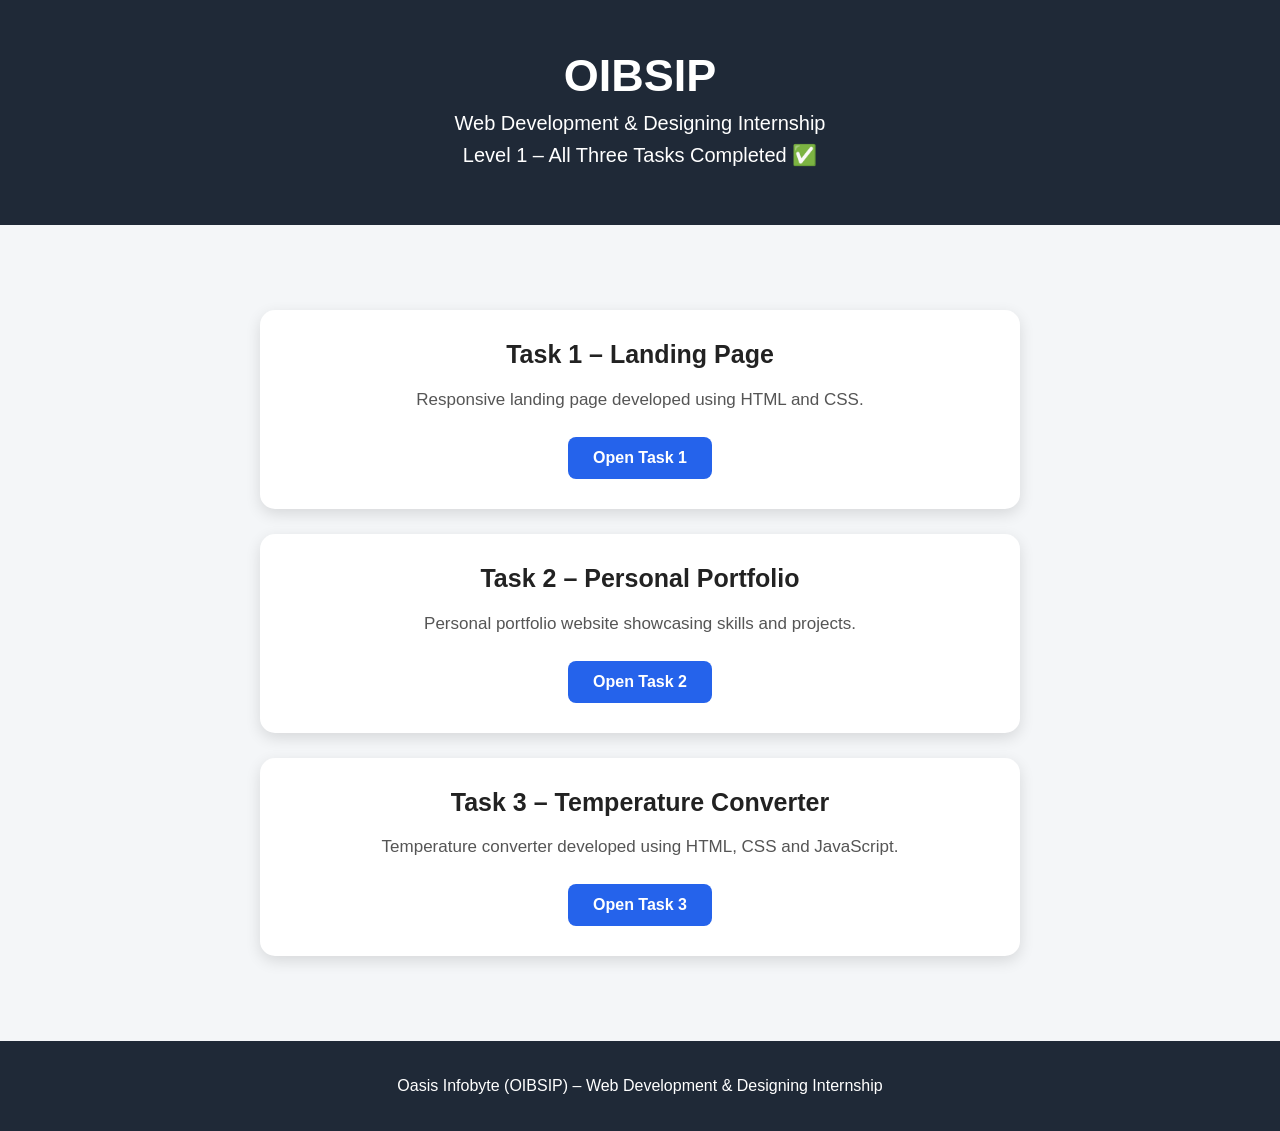
<file: index.html>
<!DOCTYPE html>
<html lang="en">
<head>
    <meta charset="UTF-8">
    <meta name="viewport" content="width=device-width, initial-scale=1.0">

    <title>OIBSIP - Level 1 Tasks</title>

    <style>
        * {
            box-sizing: border-box;
        }

        body {
            margin: 0;
            font-family: Arial, sans-serif;
            background: #f4f6f8;
            color: #222;
        }

        header {
            background: #1f2937;
            color: white;
            text-align: center;
            padding: 50px 20px;
        }

        header h1 {
            font-size: 45px;
            margin: 0 0 10px;
        }

        header p {
            font-size: 20px;
            margin: 8px;
        }

        .container {
            max-width: 800px;
            margin: 40px auto;
            padding: 20px;
        }

        .task {
            background: white;
            margin: 25px 0;
            padding: 30px;
            border-radius: 15px;
            text-align: center;
            box-shadow: 0 5px 15px rgba(0,0,0,0.12);
        }

        .task h2 {
            margin-top: 0;
            font-size: 25px;
        }

        .task p {
            font-size: 17px;
            color: #555;
        }

        .task a {
            display: inline-block;
            margin-top: 10px;
            padding: 12px 25px;
            background: #2563eb;
            color: white;
            text-decoration: none;
            border-radius: 8px;
            font-weight: bold;
        }

        .task a:hover {
            background: #1d4ed8;
        }

        footer {
            background: #1f2937;
            color: white;
            text-align: center;
            padding: 20px;
            margin-top: 40px;
        }
    </style>
</head>

<body>

    <header>
        <h1>OIBSIP</h1>
        <p>Web Development & Designing Internship</p>
        <p>Level 1 – All Three Tasks Completed ✅</p>
    </header>

    <div class="container">

        <div class="task">
            <h2>Task 1 – Landing Page</h2>
            <p>Responsive landing page developed using HTML and CSS.</p>
            <a href="Task1/">Open Task 1</a>
        </div>

        <div class="task">
            <h2>Task 2 – Personal Portfolio</h2>
            <p>Personal portfolio website showcasing skills and projects.</p>
            <a href="Task2/">Open Task 2</a>
        </div>

        <div class="task">
            <h2>Task 3 – Temperature Converter</h2>
            <p>Temperature converter developed using HTML, CSS and JavaScript.</p>
            <a href="Task3/">Open Task 3</a>
        </div>

    </div>

    <footer>
        <p>Oasis Infobyte (OIBSIP) – Web Development & Designing Internship</p>
    </footer>

</body>
</html>
</file>
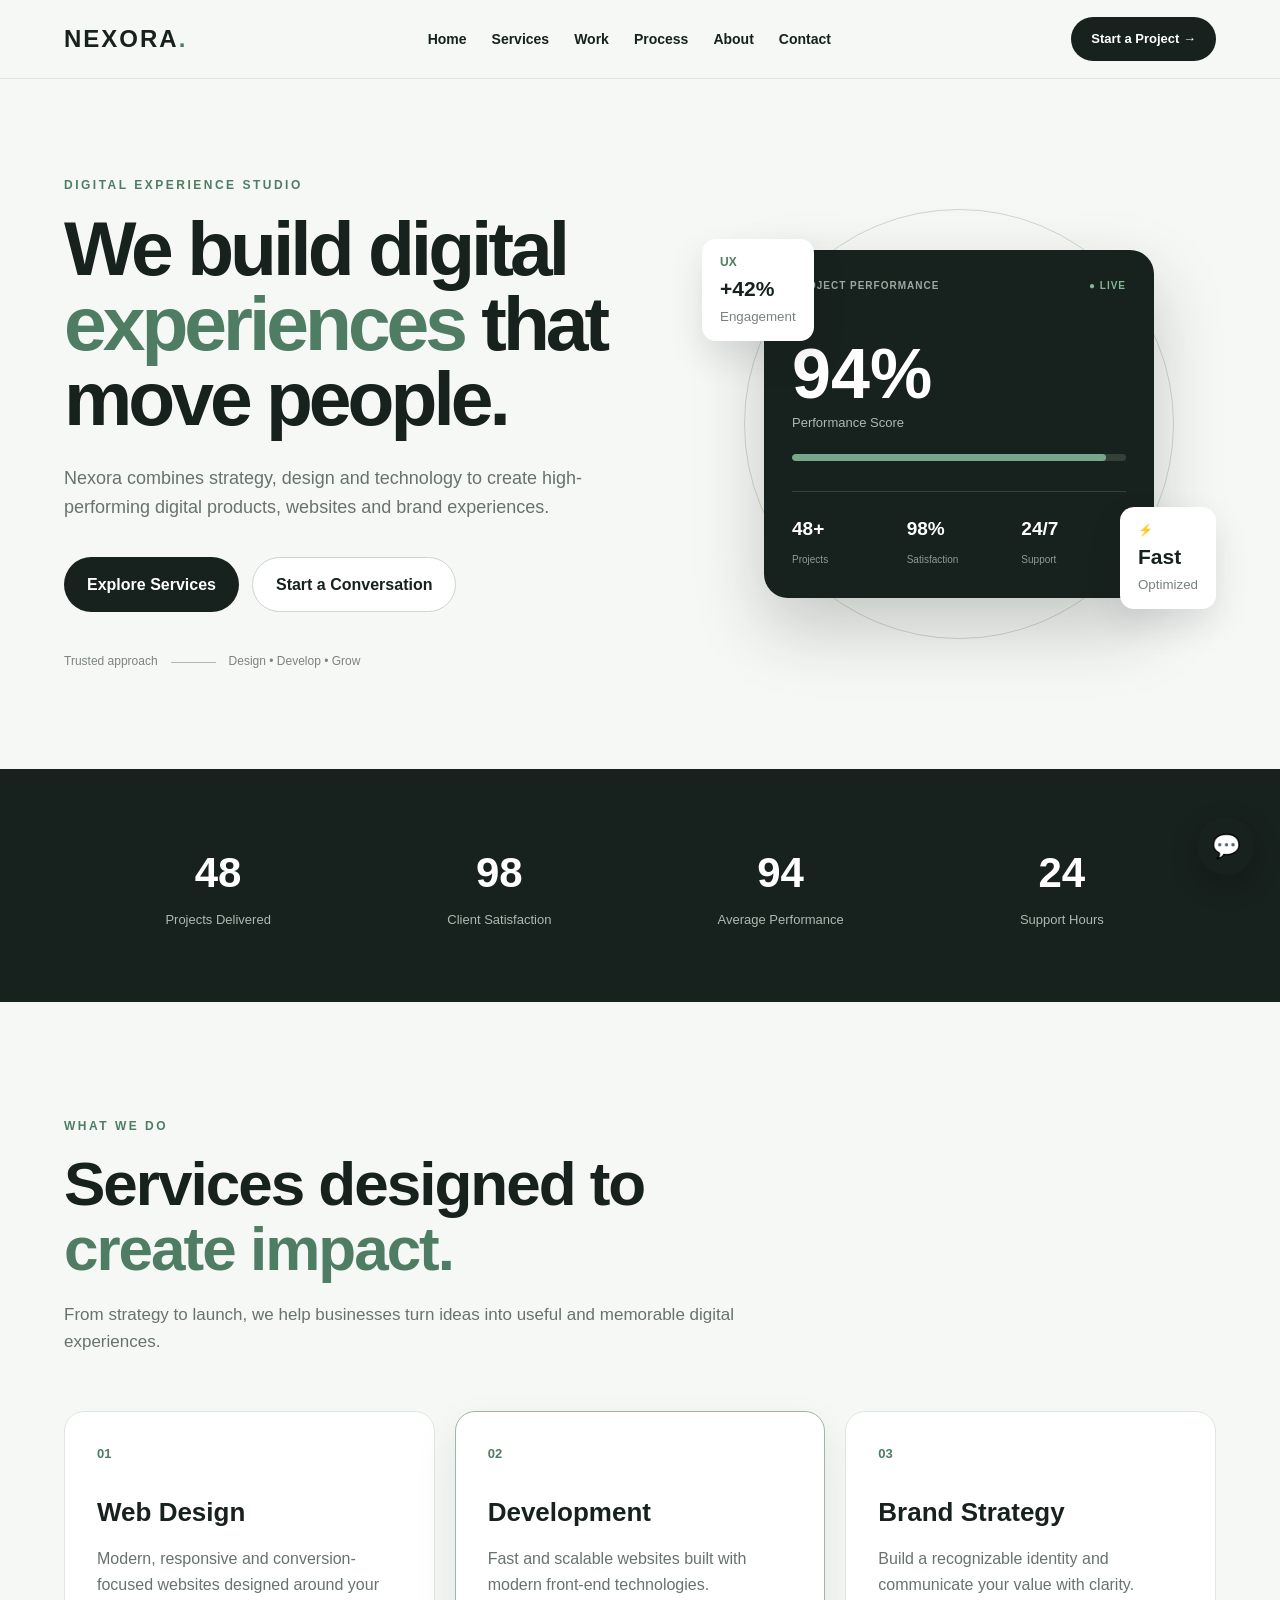
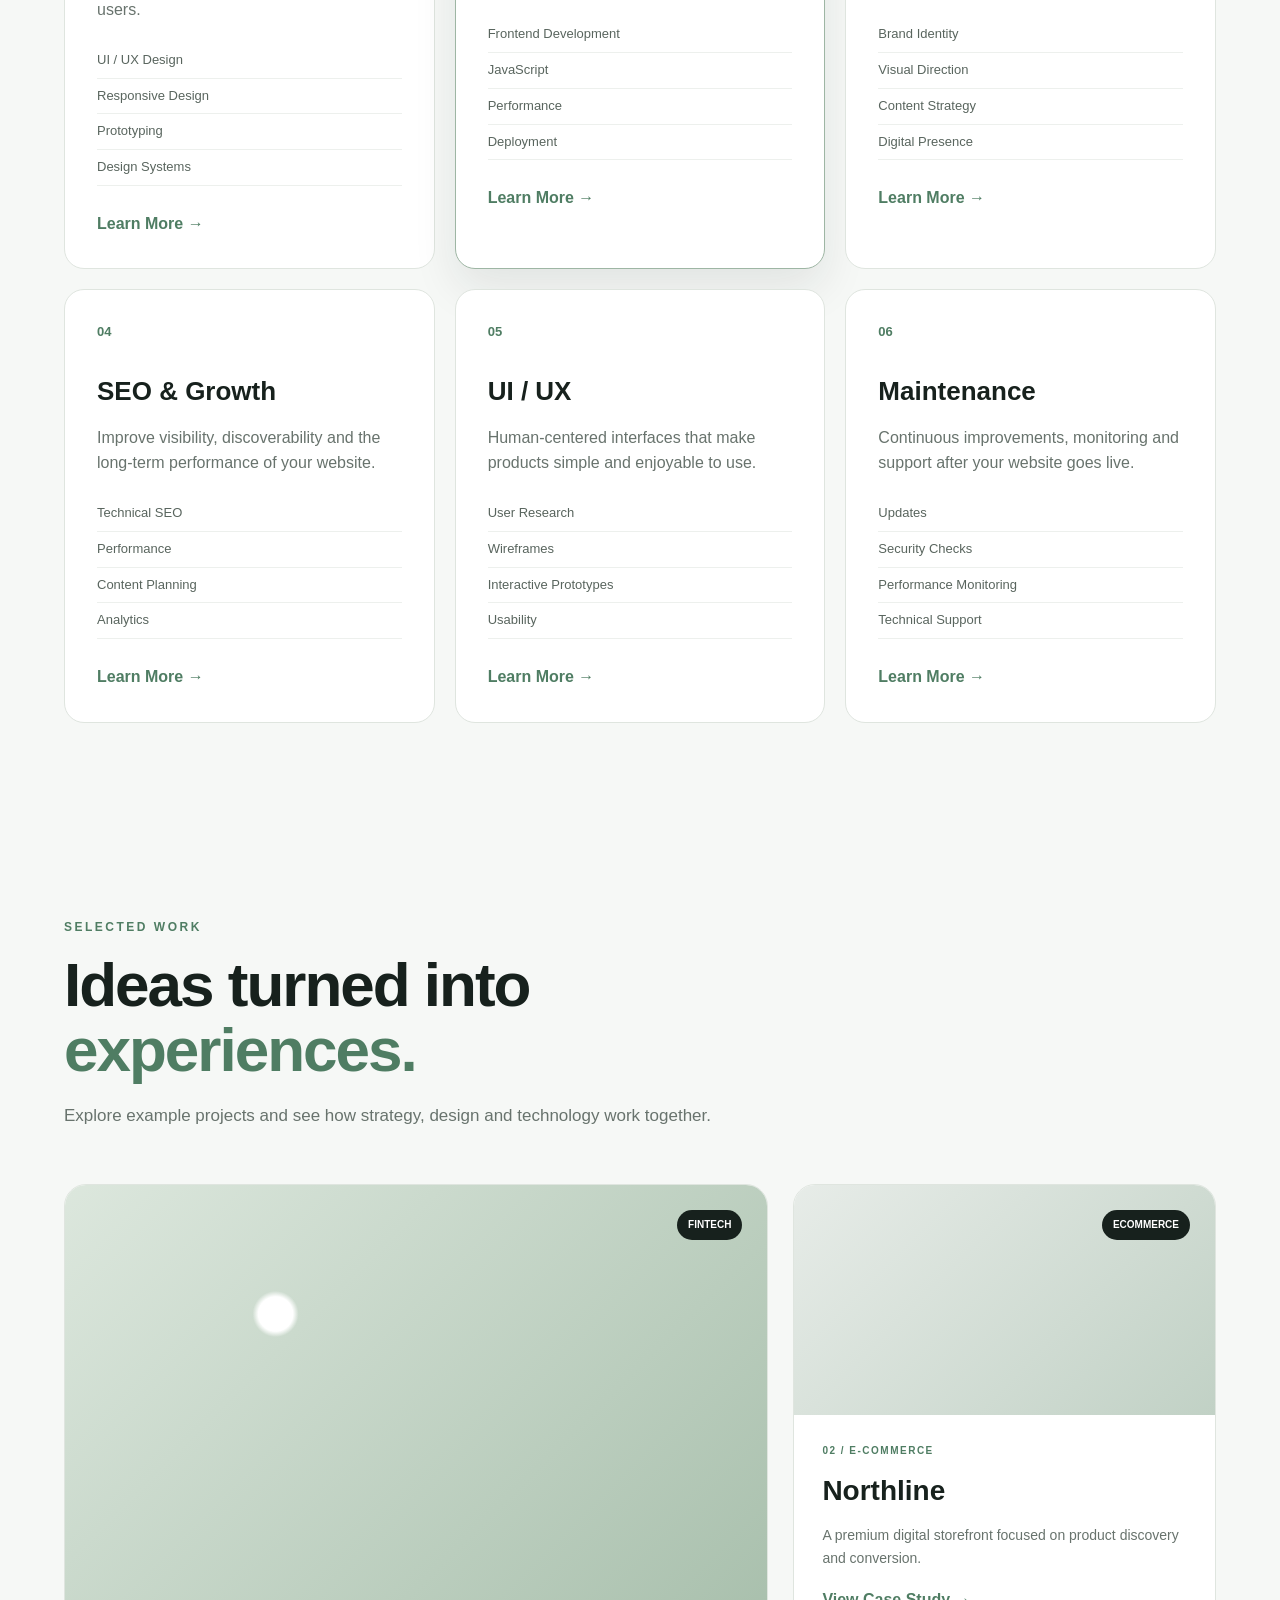
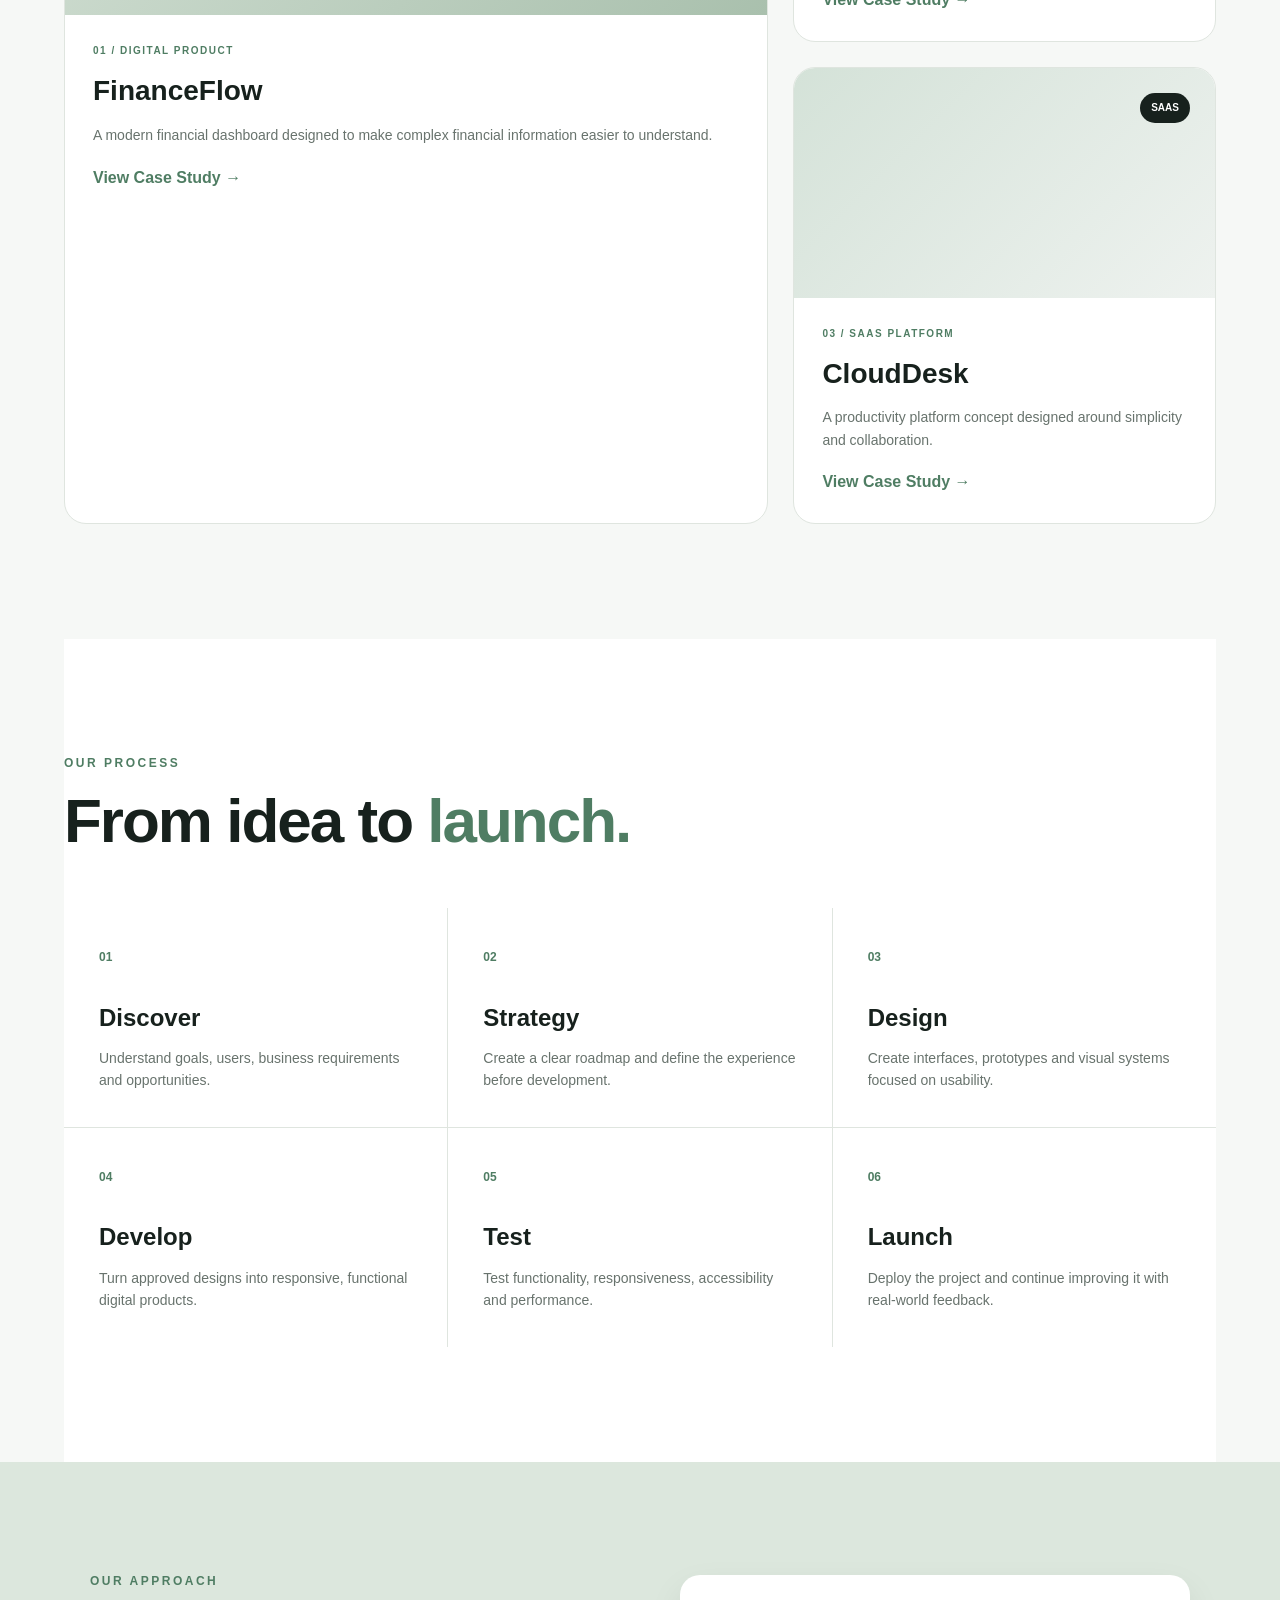
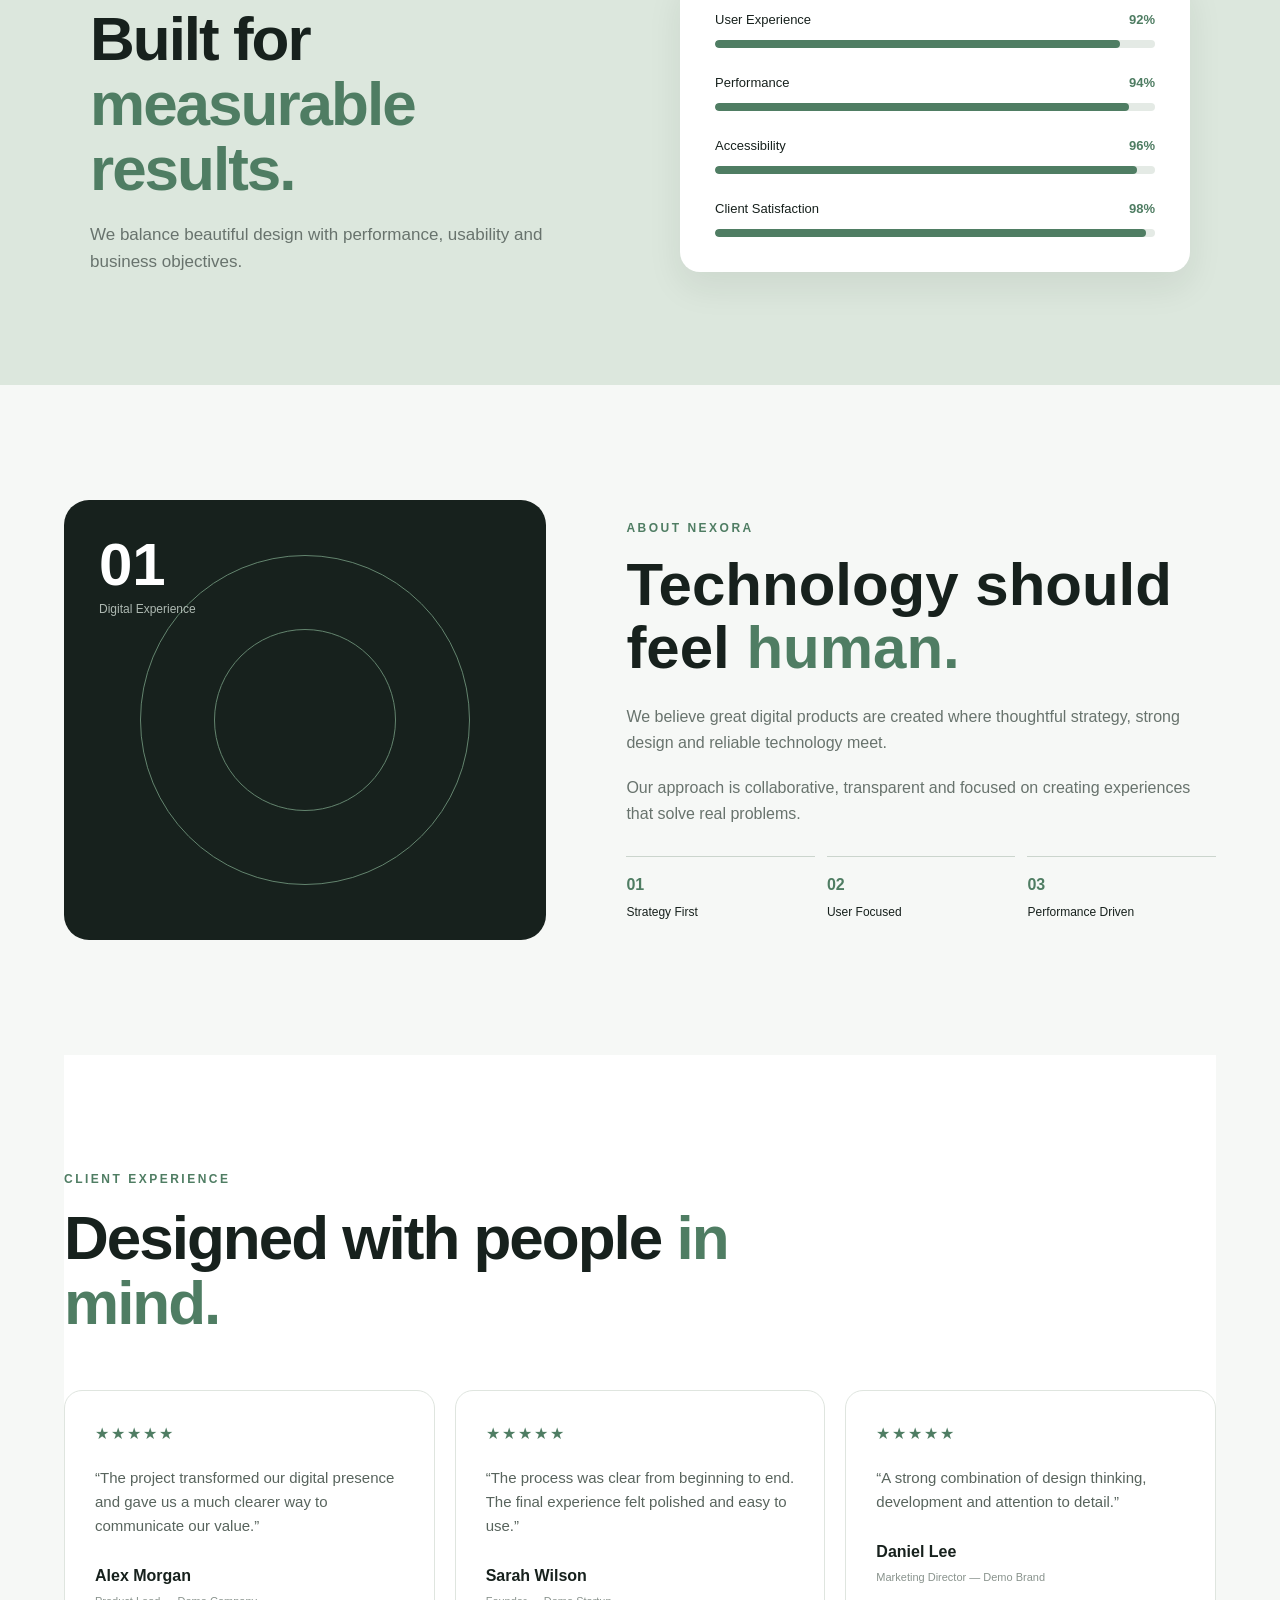
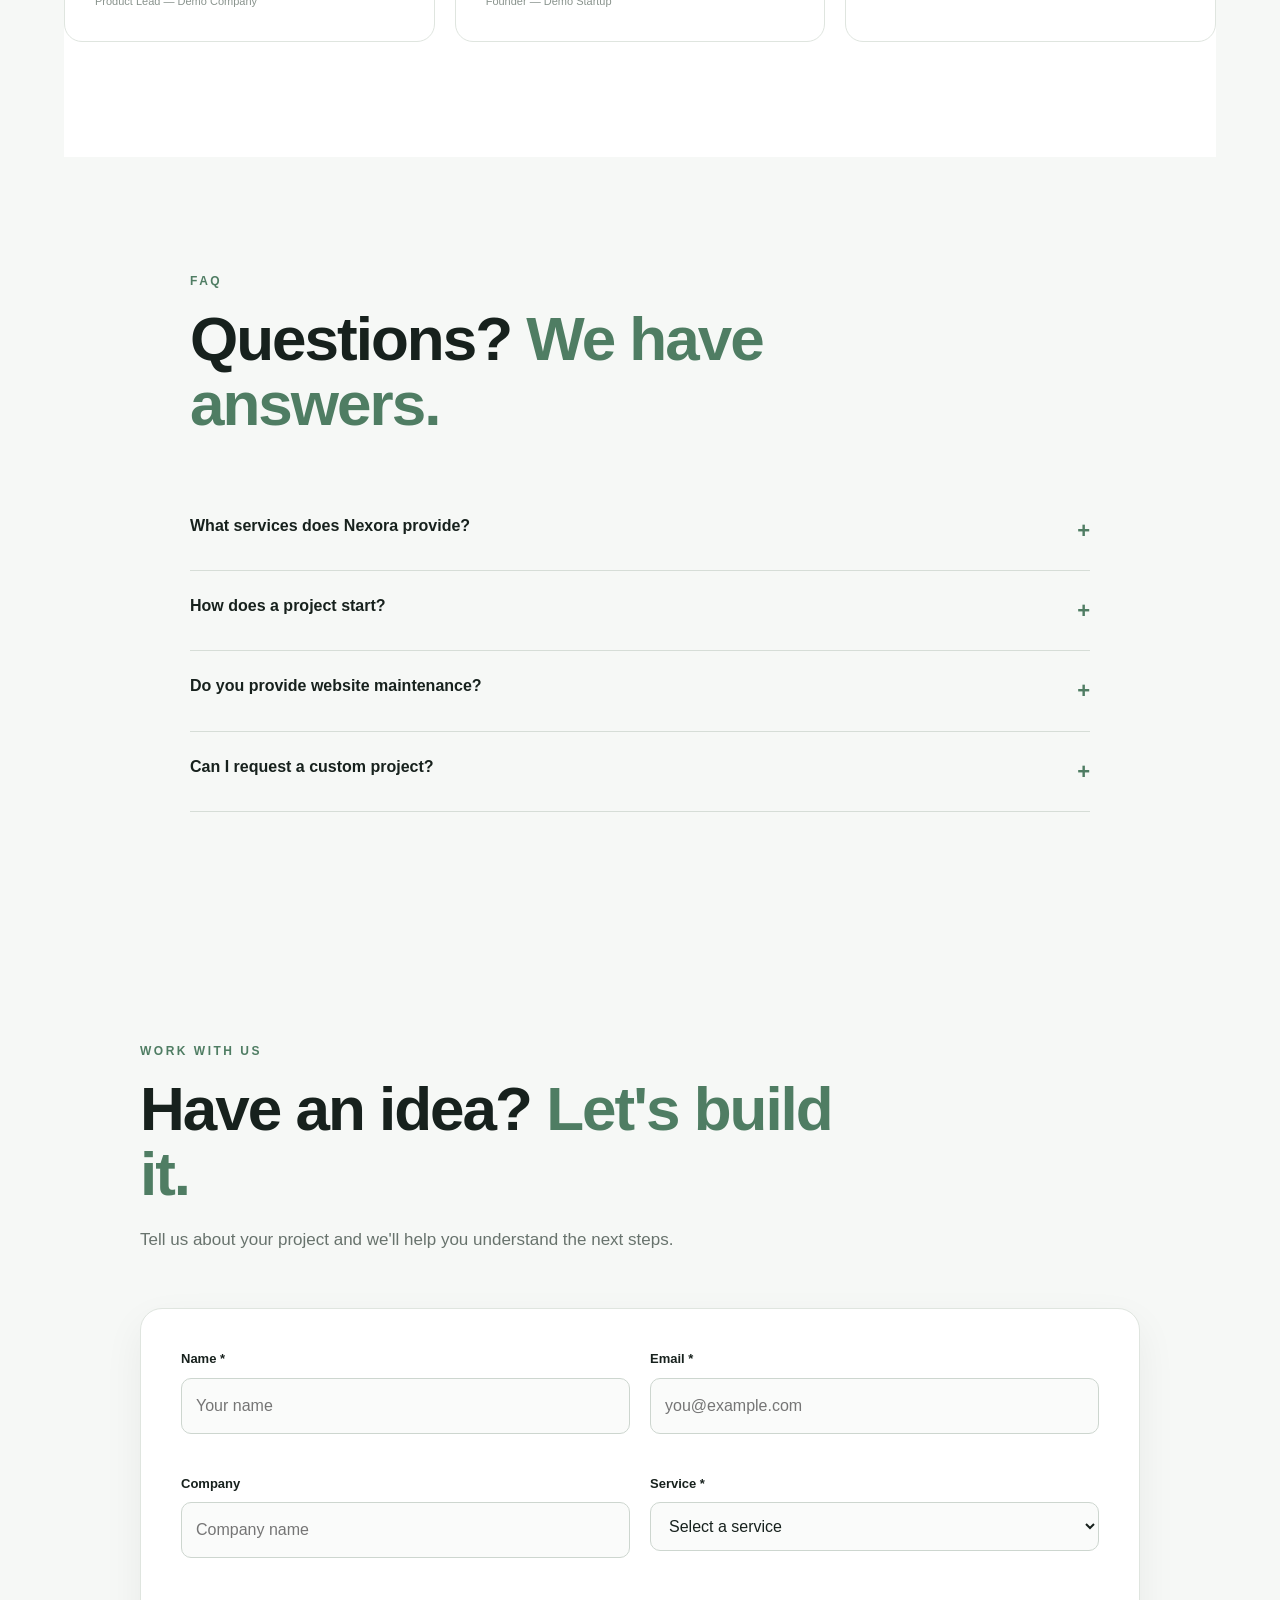
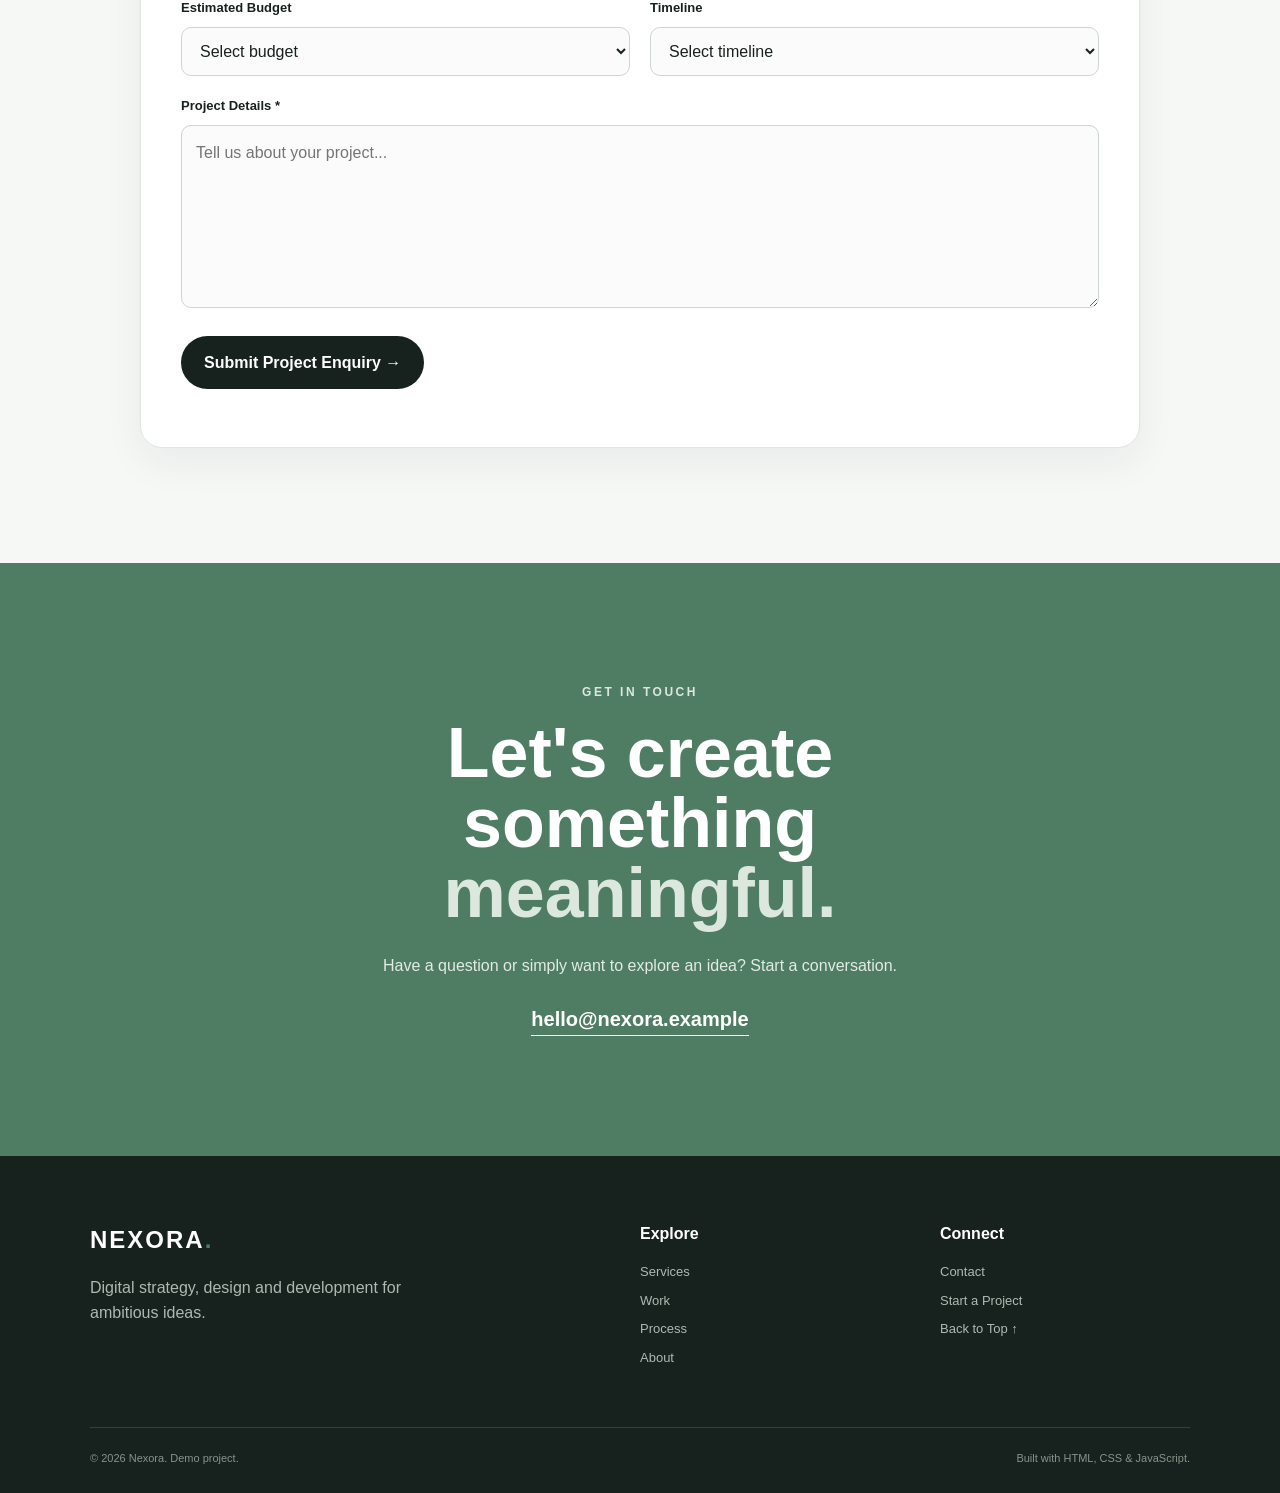
<file: Task1/index.html>
<!DOCTYPE html>
<html lang="en">
<head>
    <meta charset="UTF-8">
    <meta name="viewport" content="width=device-width, initial-scale=1.0">

    <meta
        name="description"
        content="Nexora - Digital design, development and technology solutions."
    >

    <title>Nexora — Digital Experience Studio</title>

    <link rel="stylesheet" href="style.css">
</head>

<body>

<!-- ================= NAVIGATION ================= -->

<header class="header">

    <nav class="navbar">

        <a href="#home" class="logo">
            NEXORA<span>.</span>
        </a>

        <button class="menu-toggle" id="menuToggle">
            ☰
        </button>

        <div class="nav-links" id="navLinks">
            <a href="#home">Home</a>
            <a href="#services">Services</a>
            <a href="#work">Work</a>
            <a href="#process">Process</a>
            <a href="#about">About</a>
            <a href="#contact">Contact</a>
        </div>

        <a href="#work-with-us" class="nav-cta">
            Start a Project →
        </a>

    </nav>

</header>


<!-- ================= HERO ================= -->

<main>

<section id="home" class="hero">

    <div class="hero-content">

        <div class="hero-text reveal">

            <p class="eyebrow">
                DIGITAL EXPERIENCE STUDIO
            </p>

            <h1>
                We build digital
                <span>experiences</span>
                that move people.
            </h1>

            <p class="hero-description">
                Nexora combines strategy, design and technology to create
                high-performing digital products, websites and brand
                experiences.
            </p>

            <div class="hero-buttons">

                <a href="#services" class="btn primary">
                    Explore Services
                </a>

                <button class="btn secondary" id="openChat">
                    Start a Conversation
                </button>

            </div>

            <div class="hero-trust">

                <span>Trusted approach</span>

                <div class="trust-line"></div>

                <span>Design • Develop • Grow</span>

            </div>

        </div>


        <div class="hero-visual reveal">

            <div class="visual-orbit orbit-one"></div>
            <div class="visual-orbit orbit-two"></div>

            <div class="dashboard-card">

                <div class="dashboard-top">
                    <span>PROJECT PERFORMANCE</span>
                    <span class="live-dot">● LIVE</span>
                </div>

                <div class="dashboard-main">

                    <strong>94%</strong>

                    <span>Performance Score</span>

                    <div class="progress">
                        <div class="progress-fill"></div>
                    </div>

                </div>

                <div class="mini-stats">

                    <div>
                        <strong>48+</strong>
                        <span>Projects</span>
                    </div>

                    <div>
                        <strong>98%</strong>
                        <span>Satisfaction</span>
                    </div>

                    <div>
                        <strong>24/7</strong>
                        <span>Support</span>
                    </div>

                </div>

            </div>

            <div class="floating-card floating-one">
                <span>UX</span>
                <strong>+42%</strong>
                <small>Engagement</small>
            </div>

            <div class="floating-card floating-two">
                <span>⚡</span>
                <strong>Fast</strong>
                <small>Optimized</small>
            </div>

        </div>

    </div>

</section>


<!-- ================= STATS ================= -->

<section class="stats-section">

    <div class="stats-grid">

        <div class="stat reveal">
            <strong data-target="48">0</strong>
            <span>Projects Delivered</span>
        </div>

        <div class="stat reveal">
            <strong data-target="98">0</strong>
            <span>Client Satisfaction</span>
        </div>

        <div class="stat reveal">
            <strong data-target="94">0</strong>
            <span>Average Performance</span>
        </div>

        <div class="stat reveal">
            <strong data-target="24">0</strong>
            <span>Support Hours</span>
        </div>

    </div>

</section>


<!-- ================= SERVICES ================= -->

<section id="services" class="section services">

    <div class="section-heading reveal">

        <p class="eyebrow">WHAT WE DO</p>

        <h2>
            Services designed to
            <span>create impact.</span>
        </h2>

        <p>
            From strategy to launch, we help businesses turn ideas
            into useful and memorable digital experiences.
        </p>

    </div>


    <div class="service-grid">

        <article class="service-card reveal">

            <div class="service-icon">01</div>

            <h3>Web Design</h3>

            <p>
                Modern, responsive and conversion-focused websites
                designed around your users.
            </p>

            <ul>
                <li>UI / UX Design</li>
                <li>Responsive Design</li>
                <li>Prototyping</li>
                <li>Design Systems</li>
            </ul>

            <button
                class="learn-more"
                data-service="Web Design">
                Learn More →
            </button>

        </article>


        <article class="service-card featured reveal">

            <div class="service-icon">02</div>

            <h3>Development</h3>

            <p>
                Fast and scalable websites built with modern
                front-end technologies.
            </p>

            <ul>
                <li>Frontend Development</li>
                <li>JavaScript</li>
                <li>Performance</li>
                <li>Deployment</li>
            </ul>

            <button
                class="learn-more"
                data-service="Development">
                Learn More →
            </button>

        </article>


        <article class="service-card reveal">

            <div class="service-icon">03</div>

            <h3>Brand Strategy</h3>

            <p>
                Build a recognizable identity and communicate
                your value with clarity.
            </p>

            <ul>
                <li>Brand Identity</li>
                <li>Visual Direction</li>
                <li>Content Strategy</li>
                <li>Digital Presence</li>
            </ul>

            <button
                class="learn-more"
                data-service="Brand Strategy">
                Learn More →
            </button>

        </article>


        <article class="service-card reveal">

            <div class="service-icon">04</div>

            <h3>SEO & Growth</h3>

            <p>
                Improve visibility, discoverability and the
                long-term performance of your website.
            </p>

            <ul>
                <li>Technical SEO</li>
                <li>Performance</li>
                <li>Content Planning</li>
                <li>Analytics</li>
            </ul>

            <button
                class="learn-more"
                data-service="SEO & Growth">
                Learn More →
            </button>

        </article>


        <article class="service-card reveal">

            <div class="service-icon">05</div>

            <h3>UI / UX</h3>

            <p>
                Human-centered interfaces that make products
                simple and enjoyable to use.
            </p>

            <ul>
                <li>User Research</li>
                <li>Wireframes</li>
                <li>Interactive Prototypes</li>
                <li>Usability</li>
            </ul>

            <button
                class="learn-more"
                data-service="UI / UX">
                Learn More →
            </button>

        </article>


        <article class="service-card reveal">

            <div class="service-icon">06</div>

            <h3>Maintenance</h3>

            <p>
                Continuous improvements, monitoring and support
                after your website goes live.
            </p>

            <ul>
                <li>Updates</li>
                <li>Security Checks</li>
                <li>Performance Monitoring</li>
                <li>Technical Support</li>
            </ul>

            <button
                class="learn-more"
                data-service="Maintenance">
                Learn More →
            </button>

        </article>

    </div>

</section>


<!-- ================= WORK ================= -->

<section id="work" class="section work">

    <div class="section-heading reveal">

        <p class="eyebrow">SELECTED WORK</p>

        <h2>
            Ideas turned into
            <span>experiences.</span>
        </h2>

        <p>
            Explore example projects and see how strategy,
            design and technology work together.
        </p>

    </div>


    <div class="project-grid">

        <article class="project-card project-large reveal">

            <div class="project-image project-image-one">
                <span>FINTECH</span>
            </div>

            <div class="project-info">

                <p>01 / DIGITAL PRODUCT</p>

                <h3>FinanceFlow</h3>

                <p>
                    A modern financial dashboard designed to make
                    complex financial information easier to understand.
                </p>

                <button
                    class="case-study"
                    data-project="FinanceFlow">
                    View Case Study →
                </button>

            </div>

        </article>


        <article class="project-card reveal">

            <div class="project-image project-image-two">
                <span>ECOMMERCE</span>
            </div>

            <div class="project-info">

                <p>02 / E-COMMERCE</p>

                <h3>Northline</h3>

                <p>
                    A premium digital storefront focused on
                    product discovery and conversion.
                </p>

                <button
                    class="case-study"
                    data-project="Northline">
                    View Case Study →
                </button>

            </div>

        </article>


        <article class="project-card reveal">

            <div class="project-image project-image-three">
                <span>SAAS</span>
            </div>

            <div class="project-info">

                <p>03 / SAAS PLATFORM</p>

                <h3>CloudDesk</h3>

                <p>
                    A productivity platform concept designed
                    around simplicity and collaboration.
                </p>

                <button
                    class="case-study"
                    data-project="CloudDesk">
                    View Case Study →
                </button>

            </div>

        </article>

    </div>

</section>


<!-- ================= PROCESS ================= -->

<section id="process" class="section process">

    <div class="section-heading reveal">

        <p class="eyebrow">OUR PROCESS</p>

        <h2>
            From idea to
            <span>launch.</span>
        </h2>

    </div>


    <div class="process-grid">

        <div class="process-item reveal">
            <span>01</span>
            <h3>Discover</h3>
            <p>
                Understand goals, users, business requirements
                and opportunities.
            </p>
        </div>

        <div class="process-item reveal">
            <span>02</span>
            <h3>Strategy</h3>
            <p>
                Create a clear roadmap and define the experience
                before development.
            </p>
        </div>

        <div class="process-item reveal">
            <span>03</span>
            <h3>Design</h3>
            <p>
                Create interfaces, prototypes and visual systems
                focused on usability.
            </p>
        </div>

        <div class="process-item reveal">
            <span>04</span>
            <h3>Develop</h3>
            <p>
                Turn approved designs into responsive,
                functional digital products.
            </p>
        </div>

        <div class="process-item reveal">
            <span>05</span>
            <h3>Test</h3>
            <p>
                Test functionality, responsiveness,
                accessibility and performance.
            </p>
        </div>

        <div class="process-item reveal">
            <span>06</span>
            <h3>Launch</h3>
            <p>
                Deploy the project and continue improving it
                with real-world feedback.
            </p>
        </div>

    </div>

</section>


<!-- ================= RESULTS ================= -->

<section class="results-section">

    <div class="results-content">

        <div class="section-heading reveal">

            <p class="eyebrow">OUR APPROACH</p>

            <h2>
                Built for
                <span>measurable results.</span>
            </h2>

            <p>
                We balance beautiful design with performance,
                usability and business objectives.
            </p>

        </div>


        <div class="analytics reveal">

            <div class="analytics-row">
                <div>
                    <span>User Experience</span>
                    <strong>92%</strong>
                </div>
                <div class="analytics-bar">
                    <span style="width:92%"></span>
                </div>
            </div>

            <div class="analytics-row">
                <div>
                    <span>Performance</span>
                    <strong>94%</strong>
                </div>
                <div class="analytics-bar">
                    <span style="width:94%"></span>
                </div>
            </div>

            <div class="analytics-row">
                <div>
                    <span>Accessibility</span>
                    <strong>96%</strong>
                </div>
                <div class="analytics-bar">
                    <span style="width:96%"></span>
                </div>
            </div>

            <div class="analytics-row">
                <div>
                    <span>Client Satisfaction</span>
                    <strong>98%</strong>
                </div>
                <div class="analytics-bar">
                    <span style="width:98%"></span>
                </div>
            </div>

        </div>

    </div>

</section>


<!-- ================= ABOUT ================= -->

<section id="about" class="section about">

    <div class="about-grid">

        <div class="about-visual reveal">

            <div class="about-number">
                <strong>01</strong>
                <span>Digital Experience</span>
            </div>

            <div class="about-circle"></div>

        </div>


        <div class="about-content reveal">

            <p class="eyebrow">ABOUT NEXORA</p>

            <h2>
                Technology should feel
                <span>human.</span>
            </h2>

            <p>
                We believe great digital products are created where
                thoughtful strategy, strong design and reliable
                technology meet.
            </p>

            <p>
                Our approach is collaborative, transparent and
                focused on creating experiences that solve real
                problems.
            </p>

            <div class="about-points">

                <div>
                    <strong>01</strong>
                    <span>Strategy First</span>
                </div>

                <div>
                    <strong>02</strong>
                    <span>User Focused</span>
                </div>

                <div>
                    <strong>03</strong>
                    <span>Performance Driven</span>
                </div>

            </div>

        </div>

    </div>

</section>


<!-- ================= TESTIMONIALS ================= -->

<section class="section testimonials">

    <div class="section-heading reveal">

        <p class="eyebrow">CLIENT EXPERIENCE</p>

        <h2>
            Designed with people
            <span>in mind.</span>
        </h2>

    </div>


    <div class="testimonial-grid">

        <article class="testimonial reveal">

            <div class="stars">★★★★★</div>

            <p>
                “The project transformed our digital presence
                and gave us a much clearer way to communicate
                our value.”
            </p>

            <strong>Alex Morgan</strong>
            <span>Product Lead — Demo Company</span>

        </article>


        <article class="testimonial reveal">

            <div class="stars">★★★★★</div>

            <p>
                “The process was clear from beginning to end.
                The final experience felt polished and easy to use.”
            </p>

            <strong>Sarah Wilson</strong>
            <span>Founder — Demo Startup</span>

        </article>


        <article class="testimonial reveal">

            <div class="stars">★★★★★</div>

            <p>
                “A strong combination of design thinking,
                development and attention to detail.”
            </p>

            <strong>Daniel Lee</strong>
            <span>Marketing Director — Demo Brand</span>

        </article>

    </div>

</section>


<!-- ================= FAQ ================= -->

<section class="section faq">

    <div class="section-heading reveal">

        <p class="eyebrow">FAQ</p>

        <h2>
            Questions?
            <span>We have answers.</span>
        </h2>

    </div>


    <div class="faq-list">

        <div class="faq-item reveal">

            <button class="faq-question">
                What services does Nexora provide?
                <span>+</span>
            </button>

            <div class="faq-answer">
                <p>
                    Nexora provides web design, web development,
                    UI/UX design, branding, SEO, analytics and
                    ongoing website maintenance.
                </p>
            </div>

        </div>


        <div class="faq-item reveal">

            <button class="faq-question">
                How does a project start?
                <span>+</span>
            </button>

            <div class="faq-answer">
                <p>
                    Projects begin with a discovery conversation
                    where we understand your goals, requirements,
                    audience and timeline.
                </p>
            </div>

        </div>


        <div class="faq-item reveal">

            <button class="faq-question">
                Do you provide website maintenance?
                <span>+</span>
            </button>

            <div class="faq-answer">
                <p>
                    Yes. Maintenance can include updates,
                    performance monitoring, security checks and
                    ongoing technical support.
                </p>
            </div>

        </div>


        <div class="faq-item reveal">

            <button class="faq-question">
                Can I request a custom project?
                <span>+</span>
            </button>

            <div class="faq-answer">
                <p>
                    Yes. Use the Work With Us form to describe
                    your project and select the services you need.
                </p>
            </div>

        </div>

    </div>

</section>


<!-- ================= WORK WITH US ================= -->

<section id="work-with-us" class="section work-with-us">

    <div class="section-heading reveal">

        <p class="eyebrow">WORK WITH US</p>

        <h2>
            Have an idea?
            <span>Let's build it.</span>
        </h2>

        <p>
            Tell us about your project and we'll help you
            understand the next steps.
        </p>

    </div>


    <form id="projectForm" class="project-form reveal">

        <div class="form-grid">

            <div class="form-group">

                <label for="name">Name *</label>

                <input
                    type="text"
                    id="name"
                    placeholder="Your name"
                    required
                >

            </div>


            <div class="form-group">

                <label for="email">Email *</label>

                <input
                    type="email"
                    id="email"
                    placeholder="you@example.com"
                    required
                >

            </div>


            <div class="form-group">

                <label for="company">Company</label>

                <input
                    type="text"
                    id="company"
                    placeholder="Company name"
                >

            </div>


            <div class="form-group">

                <label for="service">Service *</label>

                <select id="service" required>

                    <option value="">Select a service</option>
                    <option>Web Design</option>
                    <option>Development</option>
                    <option>UI / UX</option>
                    <option>Brand Strategy</option>
                    <option>SEO & Growth</option>
                    <option>Maintenance</option>

                </select>

            </div>


            <div class="form-group">

                <label for="budget">Estimated Budget</label>

                <select id="budget">

                    <option value="">Select budget</option>
                    <option>Under ₹25,000</option>
                    <option>₹25,000 – ₹50,000</option>
                    <option>₹50,000 – ₹1,00,000</option>
                    <option>₹1,00,000+</option>

                </select>

            </div>


            <div class="form-group">

                <label for="timeline">Timeline</label>

                <select id="timeline">

                    <option value="">Select timeline</option>
                    <option>1–2 weeks</option>
                    <option>2–4 weeks</option>
                    <option>1–2 months</option>
                    <option>Flexible</option>

                </select>

            </div>

        </div>


        <div class="form-group">

            <label for="message">Project Details *</label>

            <textarea
                id="message"
                rows="6"
                placeholder="Tell us about your project..."
                required
            ></textarea>

        </div>


        <button type="submit" class="btn primary">
            Submit Project Enquiry →
        </button>

        <div id="formMessage"></div>

    </form>

</section>


<!-- ================= CONTACT ================= -->

<section id="contact" class="contact-section">

    <div class="contact-content reveal">

        <p class="eyebrow">GET IN TOUCH</p>

        <h2>
            Let's create something
            <span>meaningful.</span>
        </h2>

        <p>
            Have a question or simply want to explore an idea?
            Start a conversation.
        </p>

        <a
            href="mailto:hello@nexora.example"
            class="contact-email">
            hello@nexora.example
        </a>

    </div>

</section>

</main>


<!-- ================= FOOTER ================= -->

<footer class="footer">

    <div class="footer-grid">

        <div>

            <a href="#home" class="logo">
                NEXORA<span>.</span>
            </a>

            <p>
                Digital strategy, design and development
                for ambitious ideas.
            </p>

        </div>


        <div>

            <h4>Explore</h4>

            <a href="#services">Services</a>
            <a href="#work">Work</a>
            <a href="#process">Process</a>
            <a href="#about">About</a>

        </div>


        <div>

            <h4>Connect</h4>

            <a href="#contact">Contact</a>
            <a href="#work-with-us">Start a Project</a>
            <a href="#home">Back to Top ↑</a>

        </div>

    </div>


    <div class="footer-bottom">

        <span>
            © 2026 Nexora. Demo project.
        </span>

        <span>
            Built with HTML, CSS & JavaScript.
        </span>

    </div>

</footer>


<!-- ================= CHAT ================= -->

<button id="chatButton" class="chat-button">
    💬
</button>


<div id="chatWindow" class="chat-window">

    <div class="chat-header">

        <div>
            <strong>Nexora Assistant</strong>
            <small>Online • Demo Assistant</small>
        </div>

        <button id="closeChat">×</button>

    </div>


    <div id="chatMessages" class="chat-messages">

        <div class="bot-message">
            Hi! 👋 I'm the Nexora Assistant.
            How can I help you today?
        </div>

        <div class="quick-options">

            <button data-question="services">
                Our Services
            </button>

            <button data-question="pricing">
                Pricing
            </button>

            <button data-question="process">
                Our Process
            </button>

            <button data-question="contact">
                Contact Us
            </button>

        </div>

    </div>


    <div class="chat-input">

        <input
            type="text"
            id="chatInput"
            placeholder="Ask a question..."
        >

        <button id="sendChat">
            →
        </button>

    </div>

</div>


<!-- ================= MODAL ================= -->

<div id="modal" class="modal">

    <div class="modal-content">

        <button id="closeModal" class="modal-close">
            ×
        </button>

        <p class="eyebrow">NEXORA</p>

        <h2 id="modalTitle">
            Service Details
        </h2>

        <div id="modalBody"></div>

        <a
            href="#work-with-us"
            class="btn primary modal-action">
            Request This Service →
        </a>

    </div>

</div>


<script src="script.js"></script>

</body>
</html>
</file>
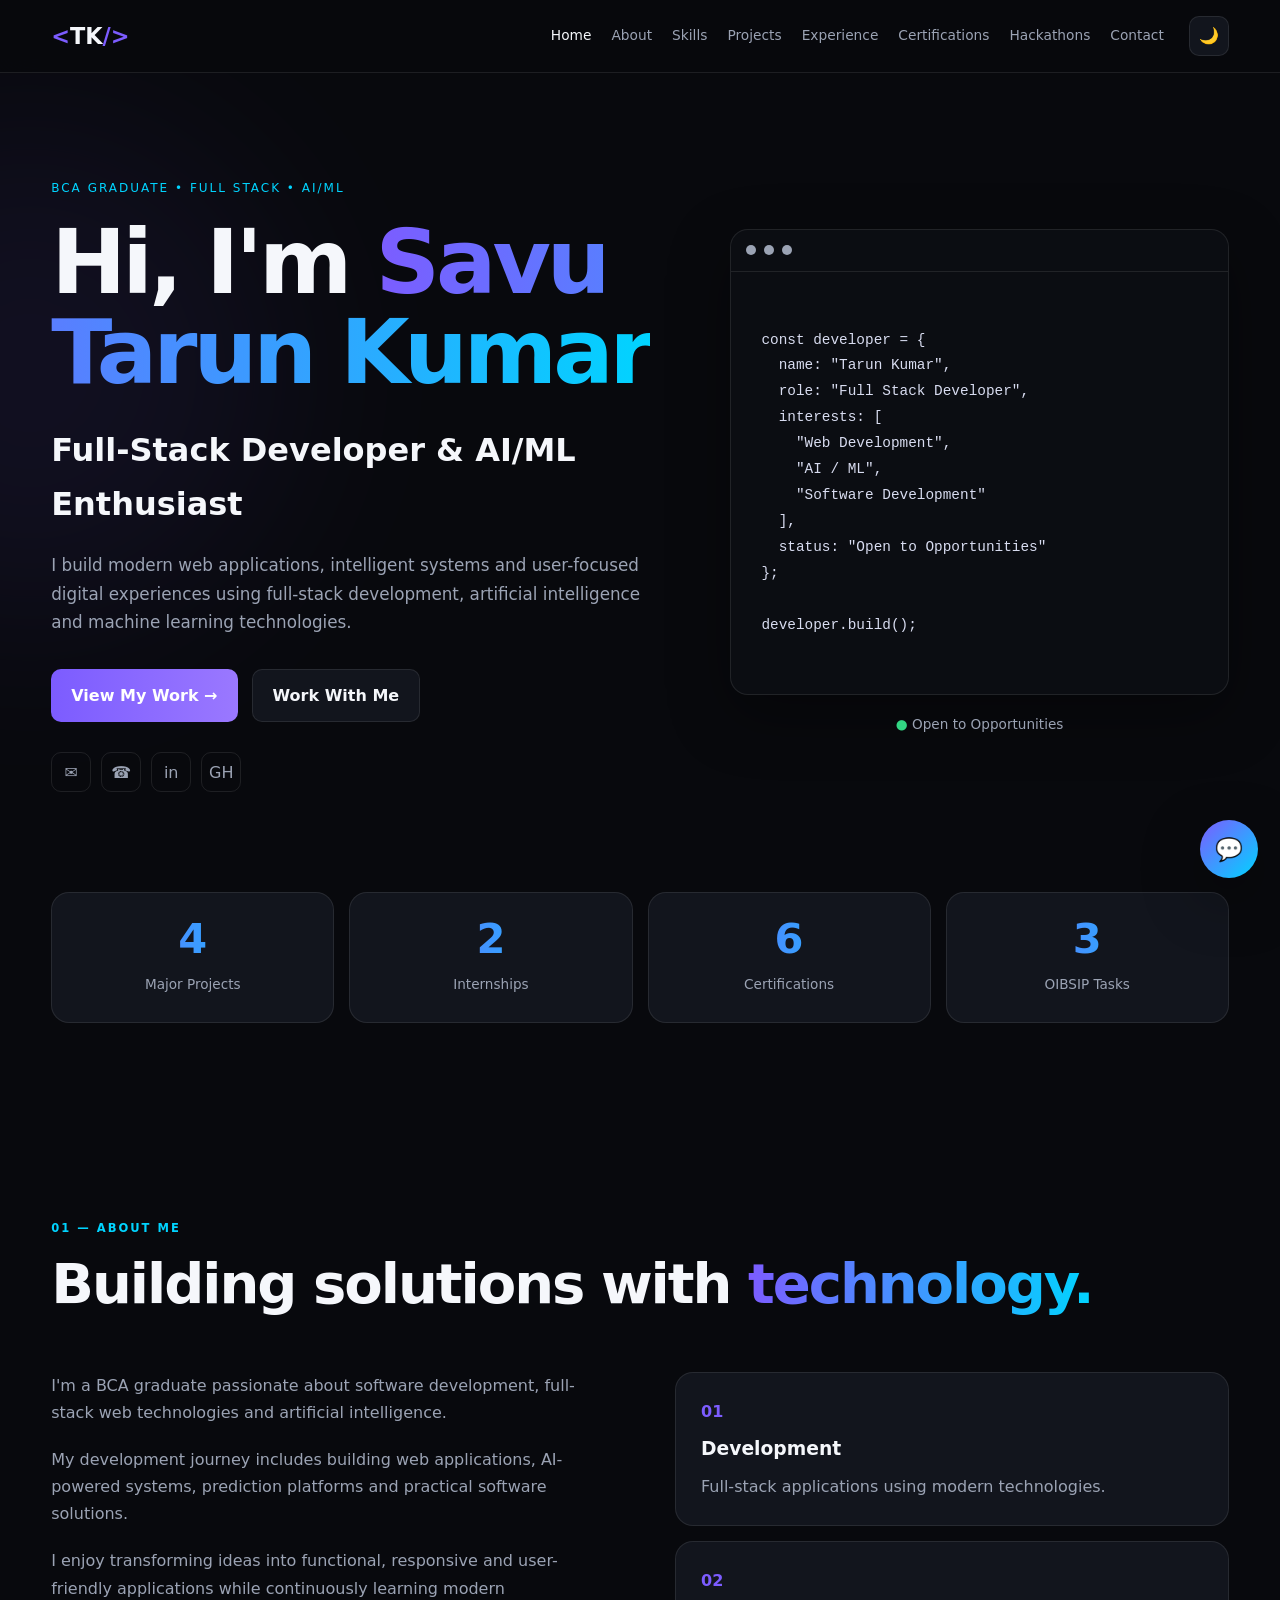
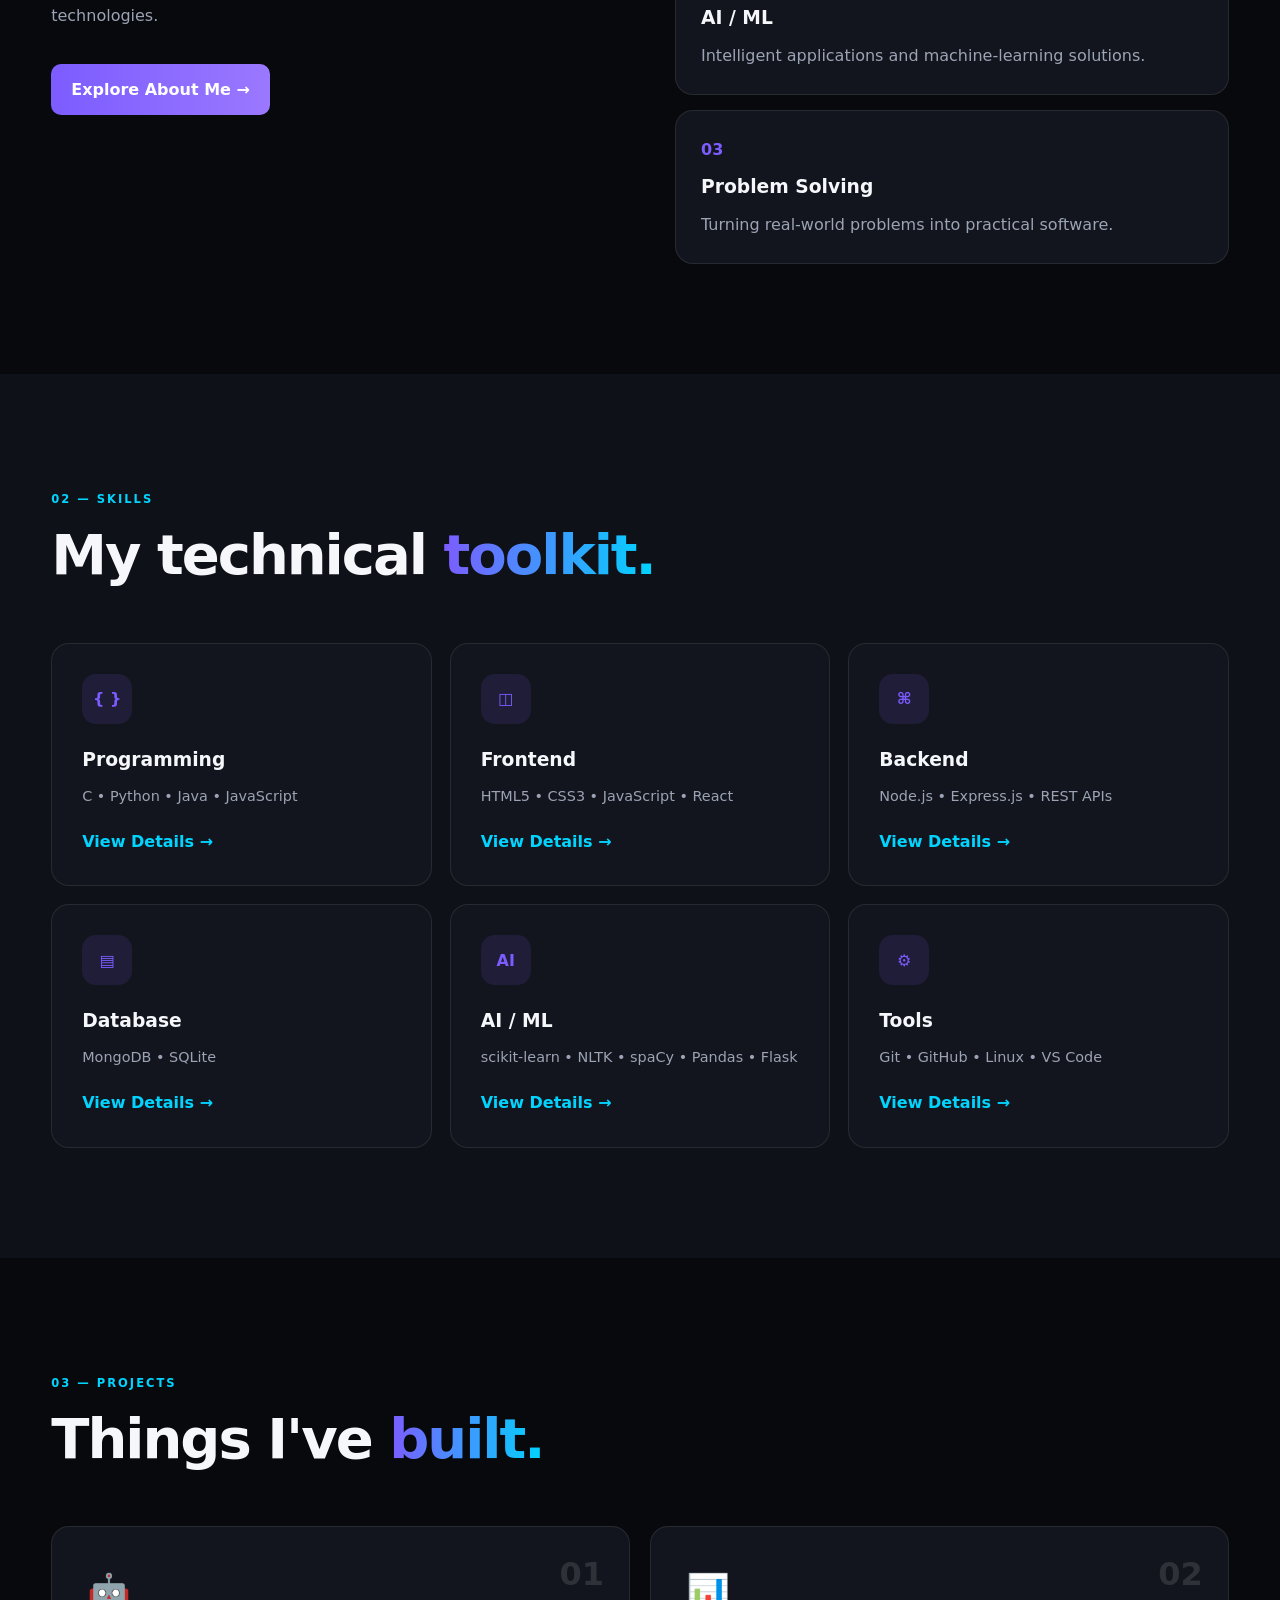
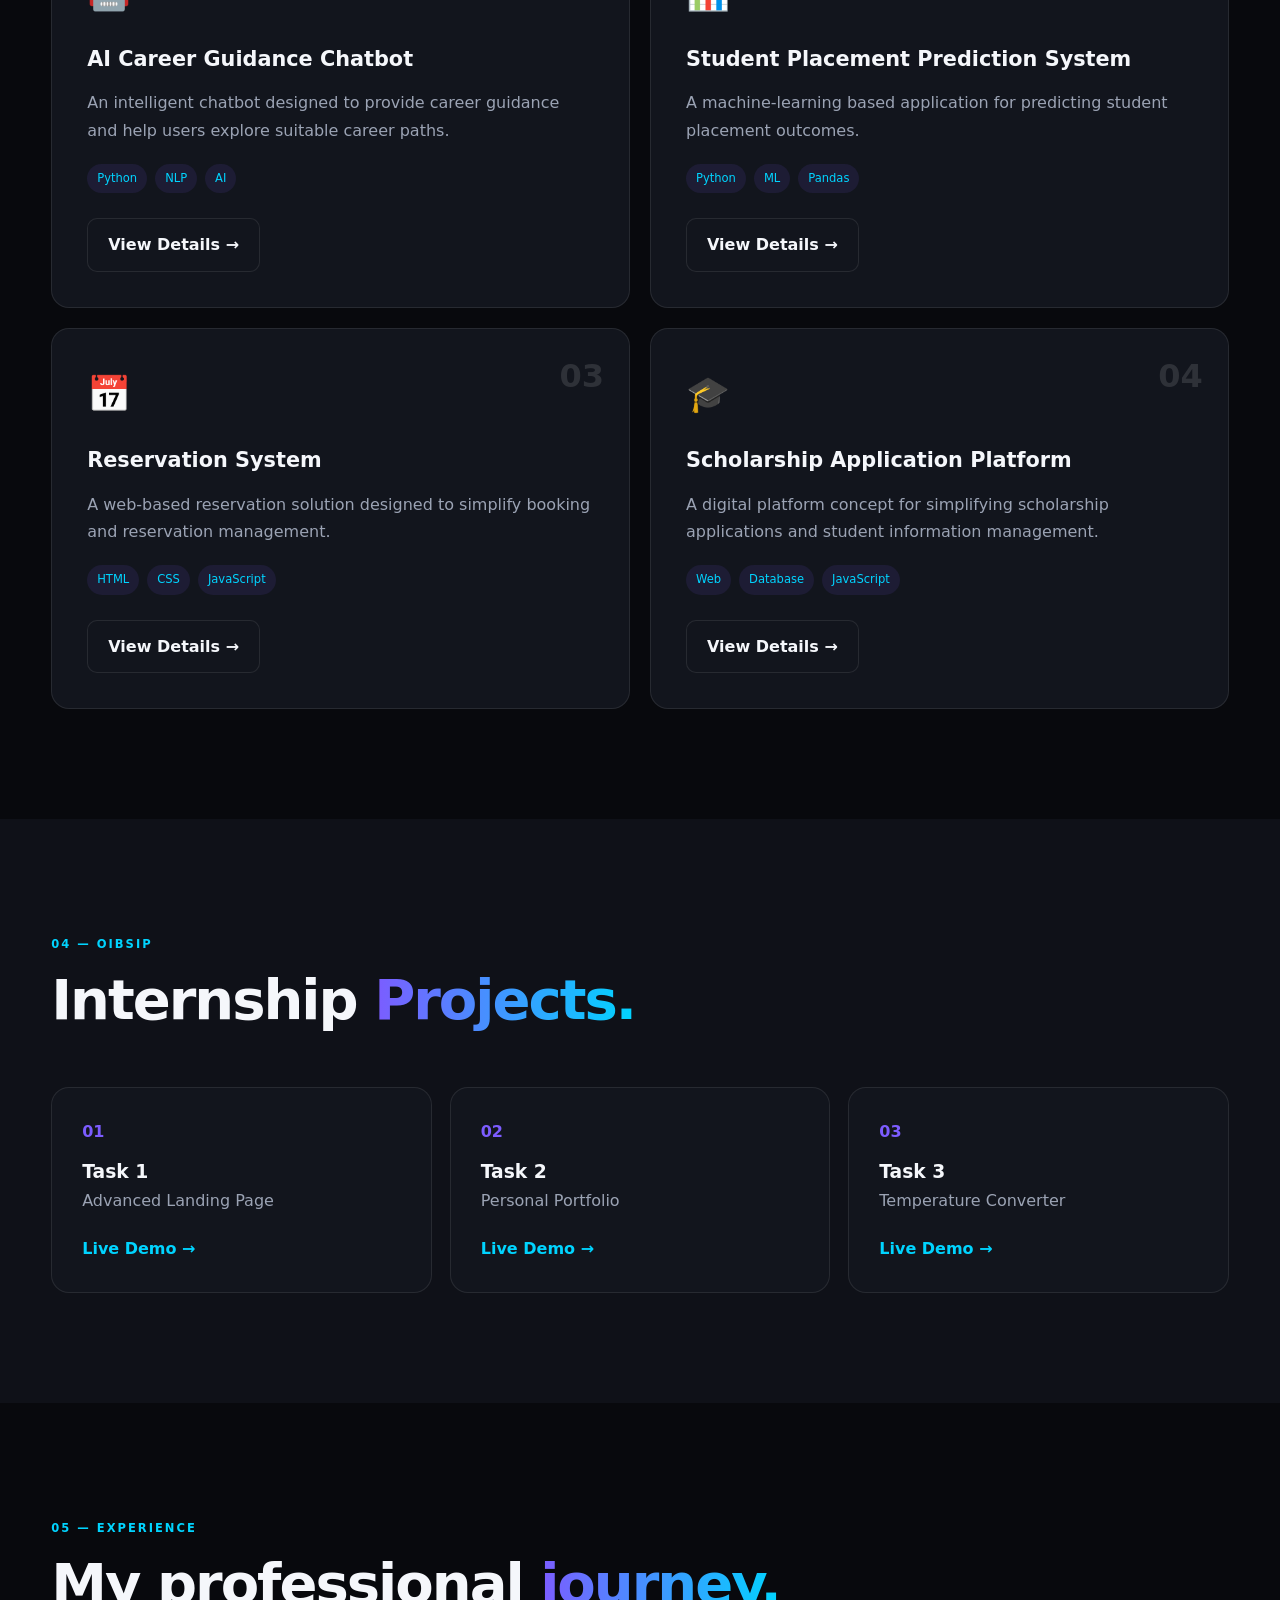
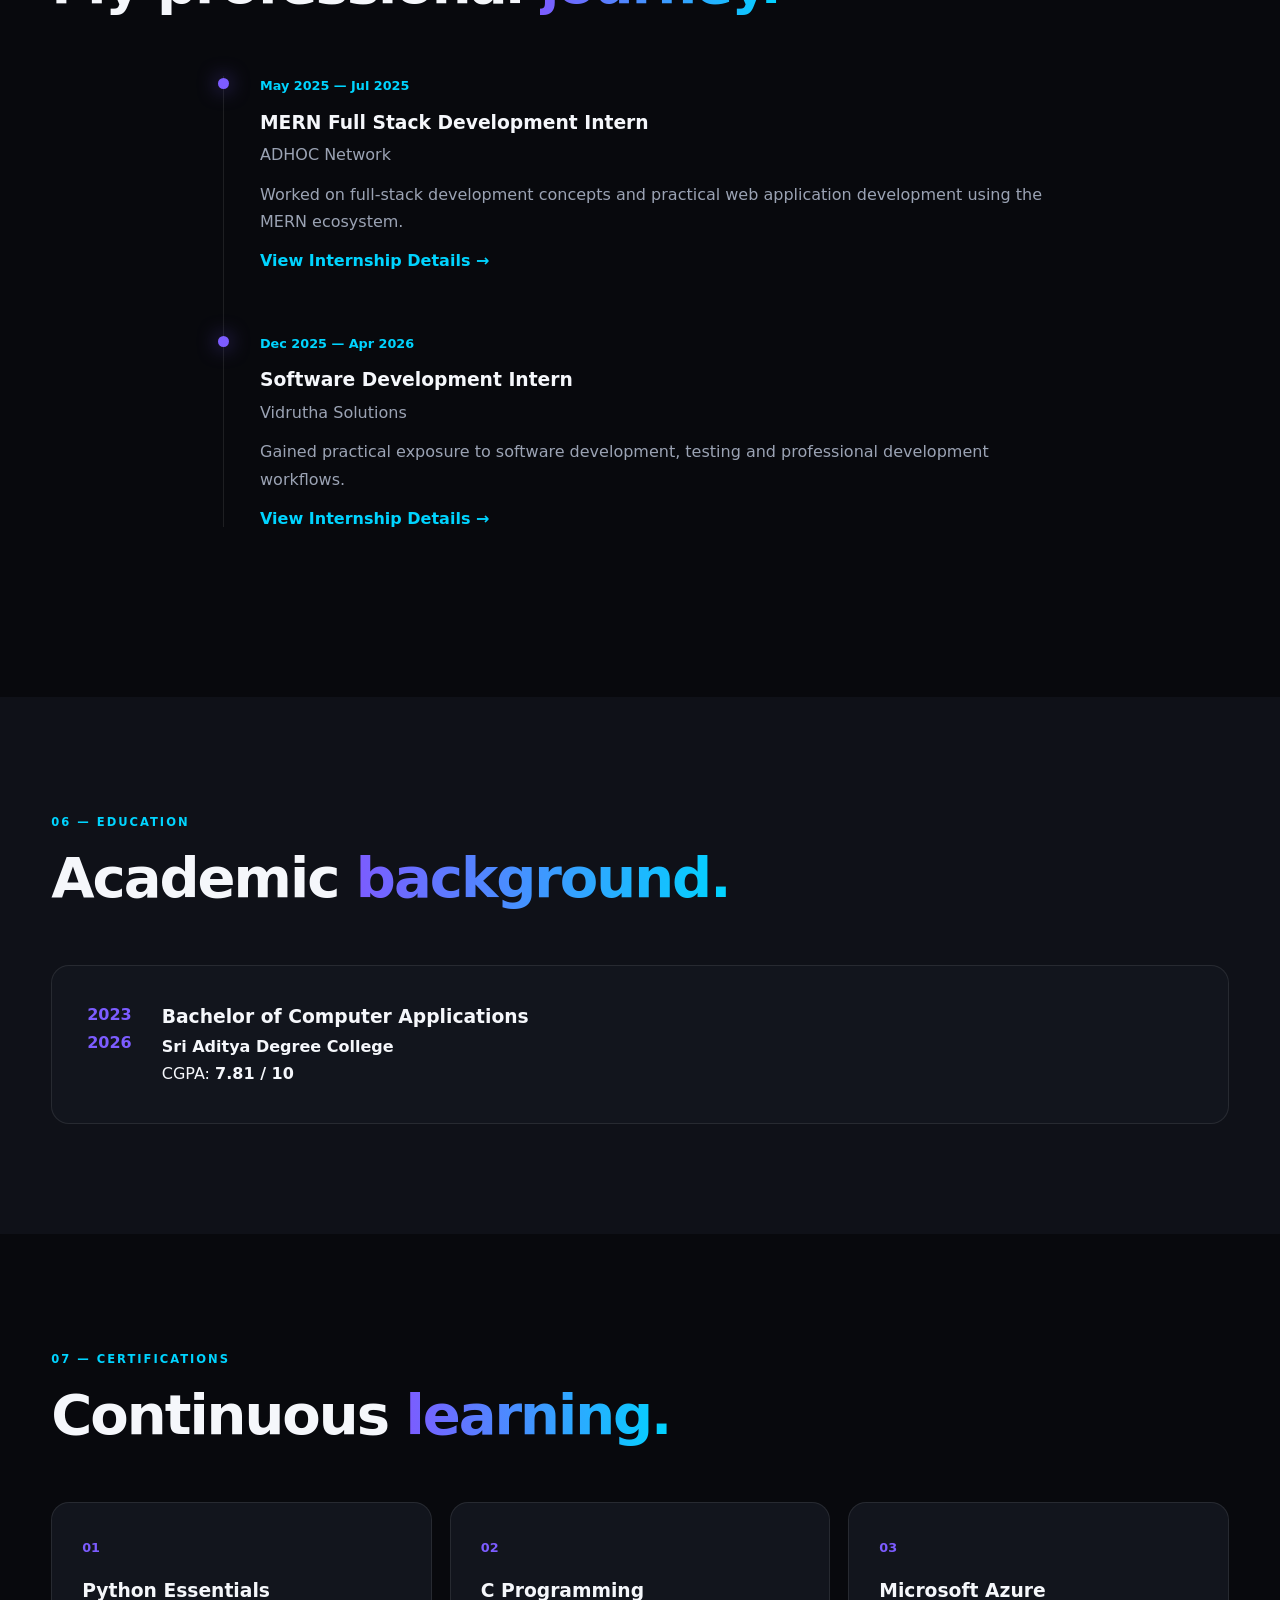
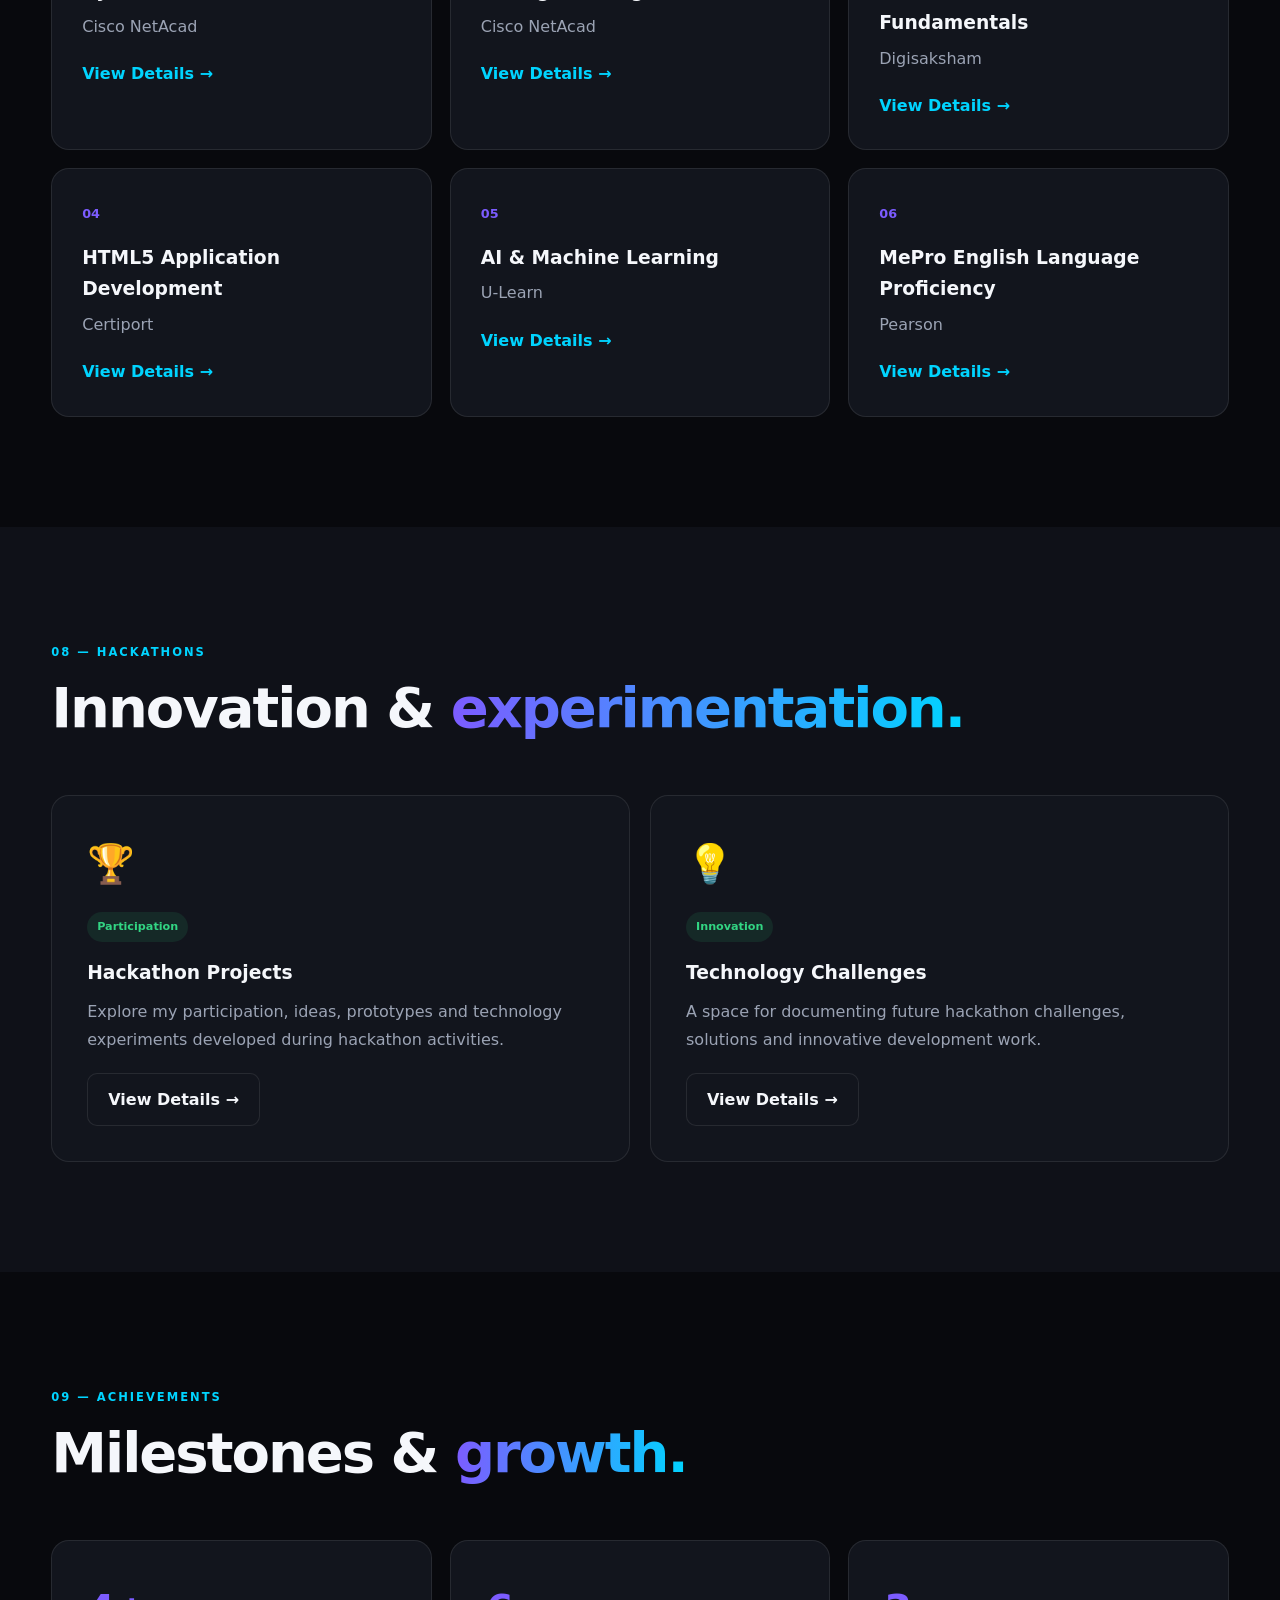
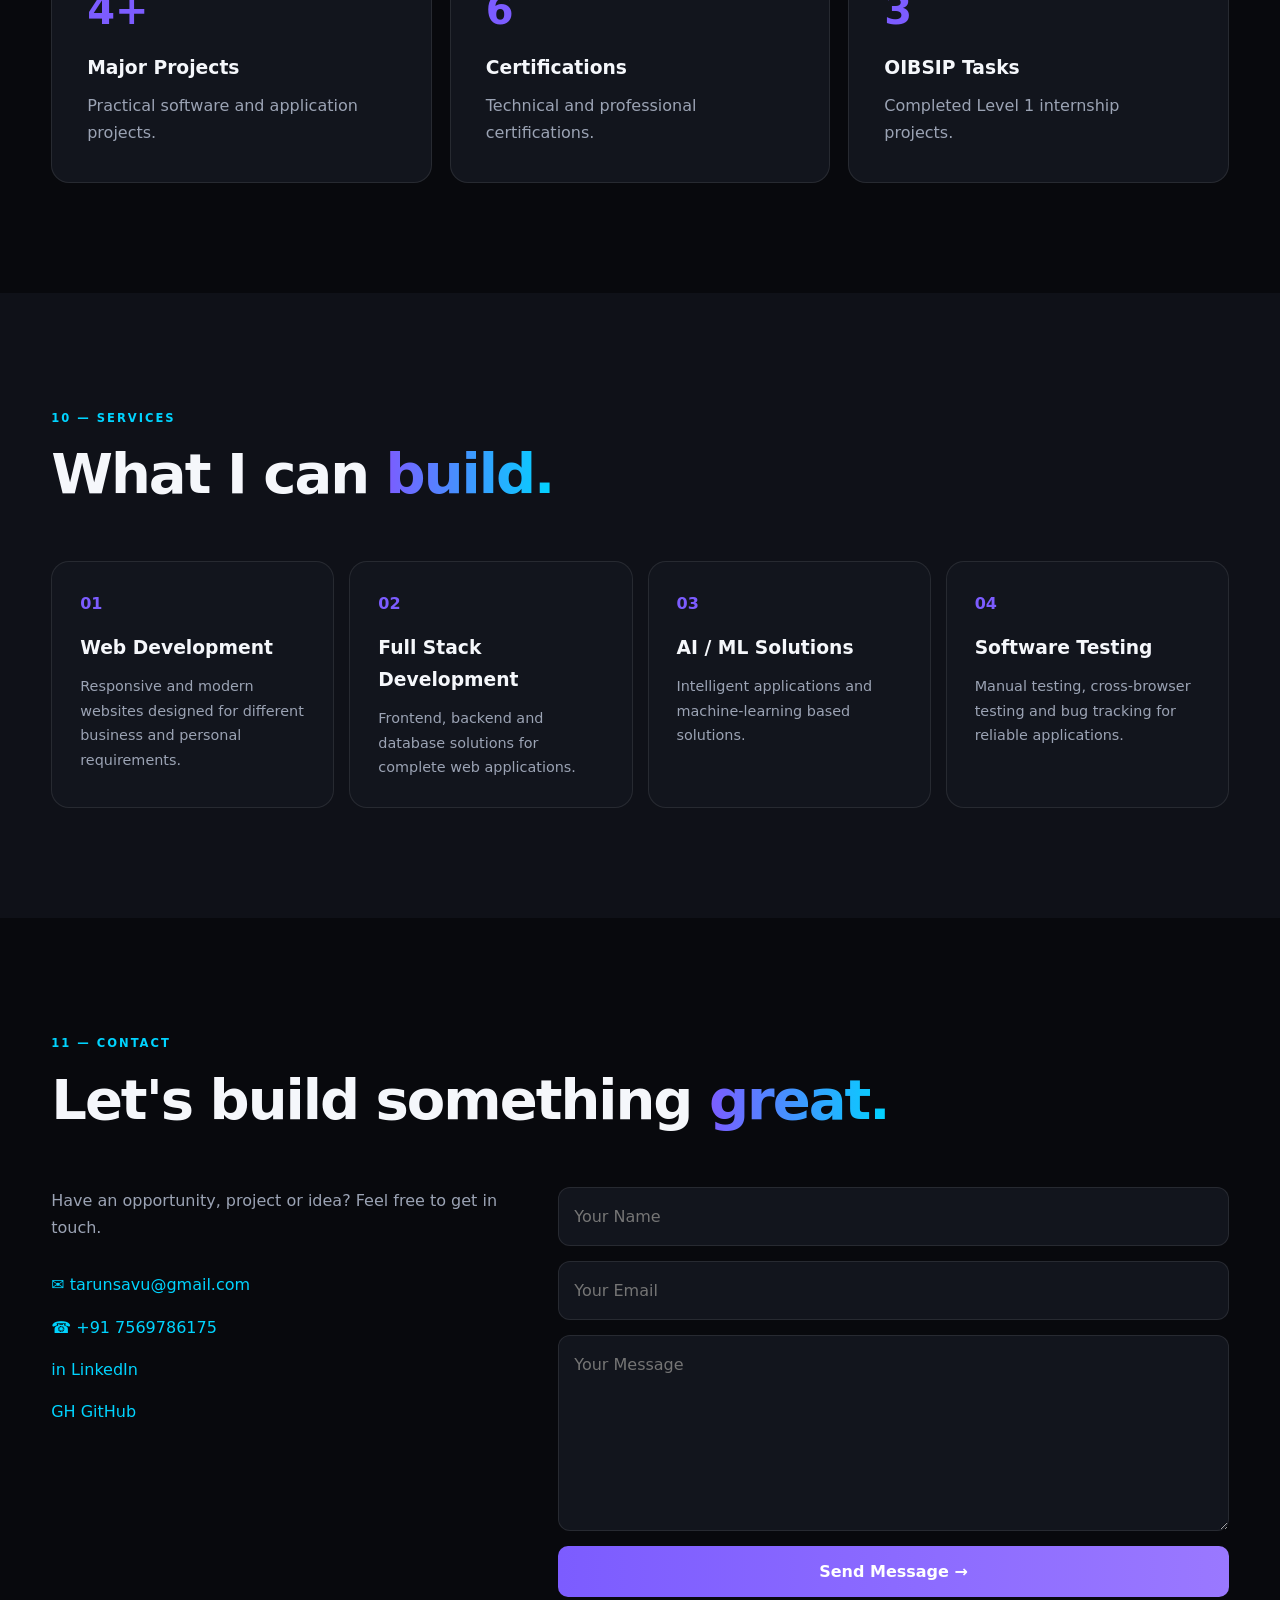
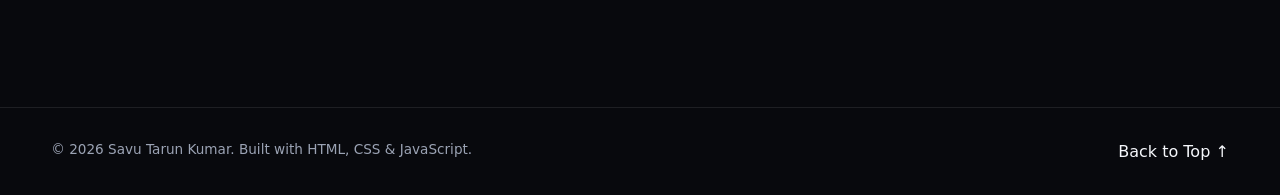
<file: Task2/index.html>
<!DOCTYPE html>
<html lang="en">
<head>
  <meta charset="UTF-8">
  <meta name="viewport" content="width=device-width, initial-scale=1.0">

  <title>Tarun Kumar | Full Stack Developer & AI/ML Enthusiast</title>

  <meta name="description"
        content="Portfolio of Tarun Kumar — Full Stack Developer and AI/ML Enthusiast.">

  <link rel="stylesheet" href="style.css">
</head>

<body>

<!-- ================= NAVBAR ================= -->

<header class="navbar">
  <div class="container nav-container">

    <a href="#home" class="logo">
      <span>&lt;</span>TK<span>/&gt;</span>
    </a>

    <button class="menu-toggle" id="menuToggle" aria-label="Open Menu">
      ☰
    </button>

    <nav id="navMenu">
      <a href="#home">Home</a>
      <a href="#about">About</a>
      <a href="#skills">Skills</a>
      <a href="#projects">Projects</a>
      <a href="#experience">Experience</a>
      <a href="#certifications">Certifications</a>
      <a href="#hackathons">Hackathons</a>
      <a href="#contact">Contact</a>
    </nav>

    <button class="theme-toggle" id="themeToggle" aria-label="Toggle Theme">
      🌙
    </button>

  </div>
</header>


<!-- ================= HERO ================= -->

<section id="home" class="hero">
  <div class="container hero-content">

    <div class="hero-text reveal">

      <span class="eyebrow">
        BCA Graduate • Full Stack • AI/ML
      </span>

      <h1>
        Hi, I'm
        <span class="gradient-text">Savu Tarun Kumar</span>
      </h1>

      <h2>Full-Stack Developer & AI/ML Enthusiast</h2>

      <p>
        I build modern web applications, intelligent systems and
        user-focused digital experiences using full-stack development,
        artificial intelligence and machine learning technologies.
      </p>

      <div class="hero-buttons">

        <a href="#projects" class="btn primary">
          View My Work →
        </a>

        <a href="#contact" class="btn secondary">
          Work With Me
        </a>

      </div>

      <div class="social-links">

        <a href="mailto:tarunsavu@gmail.com" title="Email">
          ✉
        </a>

        <a href="tel:+917569786175" title="Phone">
          ☎
        </a>

        <a href="https://www.linkedin.com/in/tarun-kumar-savu-730311384/"
           target="_blank"
           rel="noopener"
           title="LinkedIn">
          in
        </a>

        <a href="https://github.com/tarunsavu-star"
           target="_blank"
           rel="noopener"
           title="GitHub">
          GH
        </a>

      </div>

    </div>


    <div class="hero-code reveal">

      <div class="code-window">

        <div class="window-top">
          <span></span>
          <span></span>
          <span></span>
        </div>

        <pre><code>
const developer = {
  name: "Tarun Kumar",
  role: "Full Stack Developer",
  interests: [
    "Web Development",
    "AI / ML",
    "Software Development"
  ],
  status: "Open to Opportunities"
};

developer.build();
        </code></pre>

      </div>

      <div class="availability">
        <span>●</span> Open to Opportunities
      </div>

    </div>

  </div>
</section>


<!-- ================= STATS ================= -->

<section class="stats-section">

  <div class="container stats-grid">

    <div class="stat-card reveal">
      <strong class="counter" data-count="4">0</strong>
      <span>Major Projects</span>
    </div>

    <div class="stat-card reveal">
      <strong class="counter" data-count="2">0</strong>
      <span>Internships</span>
    </div>

    <div class="stat-card reveal">
      <strong class="counter" data-count="6">0</strong>
      <span>Certifications</span>
    </div>

    <div class="stat-card reveal">
      <strong class="counter" data-count="3">0</strong>
      <span>OIBSIP Tasks</span>
    </div>

  </div>

</section>


<!-- ================= ABOUT ================= -->

<section id="about" class="section">

  <div class="container">

    <div class="section-heading reveal">
      <span>01 — ABOUT ME</span>
      <h2>Building solutions with <span>technology.</span></h2>
    </div>

    <div class="about-grid">

      <div class="about-text reveal">

        <p>
          I'm a BCA graduate passionate about software development,
          full-stack web technologies and artificial intelligence.
        </p>

        <p>
          My development journey includes building web applications,
          AI-powered systems, prediction platforms and practical
          software solutions.
        </p>

        <p>
          I enjoy transforming ideas into functional, responsive and
          user-friendly applications while continuously learning
          modern technologies.
        </p>

        <button class="btn primary details-btn"
                data-modal="aboutModal">
          Explore About Me →
        </button>

      </div>


      <div class="about-highlights">

        <div class="highlight-card reveal">
          <span>01</span>
          <h3>Development</h3>
          <p>Full-stack applications using modern technologies.</p>
        </div>

        <div class="highlight-card reveal">
          <span>02</span>
          <h3>AI / ML</h3>
          <p>Intelligent applications and machine-learning solutions.</p>
        </div>

        <div class="highlight-card reveal">
          <span>03</span>
          <h3>Problem Solving</h3>
          <p>Turning real-world problems into practical software.</p>
        </div>

      </div>

    </div>

  </div>
</section>


<!-- ================= SKILLS ================= -->

<section id="skills" class="section alt-section">

  <div class="container">

    <div class="section-heading reveal">
      <span>02 — SKILLS</span>
      <h2>My technical <span>toolkit.</span></h2>
    </div>

    <div class="skills-grid">

      <div class="skill-card reveal"
           data-skill="Programming">
        <div class="skill-icon">{ }</div>
        <h3>Programming</h3>
        <p>C • Python • Java • JavaScript</p>
        <button class="text-btn skill-details">View Details →</button>
      </div>

      <div class="skill-card reveal"
           data-skill="Frontend">
        <div class="skill-icon">◫</div>
        <h3>Frontend</h3>
        <p>HTML5 • CSS3 • JavaScript • React</p>
        <button class="text-btn skill-details">View Details →</button>
      </div>

      <div class="skill-card reveal"
           data-skill="Backend">
        <div class="skill-icon">⌘</div>
        <h3>Backend</h3>
        <p>Node.js • Express.js • REST APIs</p>
        <button class="text-btn skill-details">View Details →</button>
      </div>

      <div class="skill-card reveal"
           data-skill="Database">
        <div class="skill-icon">▤</div>
        <h3>Database</h3>
        <p>MongoDB • SQLite</p>
        <button class="text-btn skill-details">View Details →</button>
      </div>

      <div class="skill-card reveal"
           data-skill="AI">
        <div class="skill-icon">AI</div>
        <h3>AI / ML</h3>
        <p>scikit-learn • NLTK • spaCy • Pandas • Flask</p>
        <button class="text-btn skill-details">View Details →</button>
      </div>

      <div class="skill-card reveal"
           data-skill="Tools">
        <div class="skill-icon">⚙</div>
        <h3>Tools</h3>
        <p>Git • GitHub • Linux • VS Code</p>
        <button class="text-btn skill-details">View Details →</button>
      </div>

    </div>

  </div>
</section>


<!-- ================= PROJECTS ================= -->

<section id="projects" class="section">

  <div class="container">

    <div class="section-heading reveal">
      <span>03 — PROJECTS</span>
      <h2>Things I've <span>built.</span></h2>
    </div>


    <div class="projects-grid">

      <article class="project-card reveal">

        <div class="project-number">01</div>

        <div class="project-icon">🤖</div>

        <h3>AI Career Guidance Chatbot</h3>

        <p>
          An intelligent chatbot designed to provide career guidance
          and help users explore suitable career paths.
        </p>

        <div class="tags">
          <span>Python</span>
          <span>NLP</span>
          <span>AI</span>
        </div>

        <button class="btn secondary project-details"
                data-project="career">
          View Details →
        </button>

      </article>


      <article class="project-card reveal">

        <div class="project-number">02</div>

        <div class="project-icon">📊</div>

        <h3>Student Placement Prediction System</h3>

        <p>
          A machine-learning based application for predicting
          student placement outcomes.
        </p>

        <div class="tags">
          <span>Python</span>
          <span>ML</span>
          <span>Pandas</span>
        </div>

        <button class="btn secondary project-details"
                data-project="placement">
          View Details →
        </button>

      </article>


      <article class="project-card reveal">

        <div class="project-number">03</div>

        <div class="project-icon">📅</div>

        <h3>Reservation System</h3>

        <p>
          A web-based reservation solution designed to simplify
          booking and reservation management.
        </p>

        <div class="tags">
          <span>HTML</span>
          <span>CSS</span>
          <span>JavaScript</span>
        </div>

        <button class="btn secondary project-details"
                data-project="reservation">
          View Details →
        </button>

      </article>


      <article class="project-card reveal">

        <div class="project-number">04</div>

        <div class="project-icon">🎓</div>

        <h3>Scholarship Application Platform</h3>

        <p>
          A digital platform concept for simplifying scholarship
          applications and student information management.
        </p>

        <div class="tags">
          <span>Web</span>
          <span>Database</span>
          <span>JavaScript</span>
        </div>

        <button class="btn secondary project-details"
                data-project="scholarship">
          View Details →
        </button>

      </article>

    </div>

  </div>
</section>


<!-- ================= OIBSIP ================= -->

<section class="section alt-section">

  <div class="container">

    <div class="section-heading reveal">
      <span>04 — OIBSIP</span>
      <h2>Internship <span>Projects.</span></h2>
    </div>

    <div class="oibsip-grid">

      <a class="oibsip-card reveal"
         href="https://tarunsavu-star.github.io/OIBSIP/Task1/"
         target="_blank">

        <span>01</span>
        <h3>Task 1</h3>
        <p>Advanced Landing Page</p>
        <strong>Live Demo →</strong>

      </a>


      <a class="oibsip-card reveal"
         href="https://tarunsavu-star.github.io/OIBSIP/Task2/"
         target="_blank">

        <span>02</span>
        <h3>Task 2</h3>
        <p>Personal Portfolio</p>
        <strong>Live Demo →</strong>

      </a>


      <a class="oibsip-card reveal"
         href="https://tarunsavu-star.github.io/OIBSIP/Task3/"
         target="_blank">

        <span>03</span>
        <h3>Task 3</h3>
        <p>Temperature Converter</p>
        <strong>Live Demo →</strong>

      </a>

    </div>

  </div>
</section>


<!-- ================= EXPERIENCE ================= -->

<section id="experience" class="section">

  <div class="container">

    <div class="section-heading reveal">
      <span>05 — EXPERIENCE</span>
      <h2>My professional <span>journey.</span></h2>
    </div>

    <div class="timeline">

      <div class="timeline-item reveal">

        <div class="timeline-dot"></div>

        <div class="timeline-content">

          <span class="timeline-date">
            May 2025 — Jul 2025
          </span>

          <h3>MERN Full Stack Development Intern</h3>

          <h4>ADHOC Network</h4>

          <p>
            Worked on full-stack development concepts and practical
            web application development using the MERN ecosystem.
          </p>

          <button class="text-btn experience-details"
                  data-experience="adhoc">
            View Internship Details →
          </button>

        </div>

      </div>


      <div class="timeline-item reveal">

        <div class="timeline-dot"></div>

        <div class="timeline-content">

          <span class="timeline-date">
            Dec 2025 — Apr 2026
          </span>

          <h3>Software Development Intern</h3>

          <h4>Vidrutha Solutions</h4>

          <p>
            Gained practical exposure to software development,
            testing and professional development workflows.
          </p>

          <button class="text-btn experience-details"
                  data-experience="vidrutha">
            View Internship Details →
          </button>

        </div>

      </div>

    </div>

  </div>
</section>


<!-- ================= EDUCATION ================= -->

<section class="section alt-section">

  <div class="container">

    <div class="section-heading reveal">
      <span>06 — EDUCATION</span>
      <h2>Academic <span>background.</span></h2>
    </div>

    <div class="education-card reveal">

      <div class="education-year">
        2023<br>2026
      </div>

      <div>
        <h3>Bachelor of Computer Applications</h3>
        <h4>Sri Aditya Degree College</h4>
        <p>
          CGPA: <strong>7.81 / 10</strong>
        </p>
      </div>

    </div>

  </div>
</section>


<!-- ================= CERTIFICATIONS ================= -->

<section id="certifications" class="section">

  <div class="container">

    <div class="section-heading reveal">
      <span>07 — CERTIFICATIONS</span>
      <h2>Continuous <span>learning.</span></h2>
    </div>


    <div class="cert-grid">

      <article class="cert-card reveal">
        <span class="cert-number">01</span>
        <h3>Python Essentials</h3>
        <p>Cisco NetAcad</p>
        <button class="text-btn cert-details"
                data-cert="python">
          View Details →
        </button>
      </article>


      <article class="cert-card reveal">
        <span class="cert-number">02</span>
        <h3>C Programming</h3>
        <p>Cisco NetAcad</p>
        <button class="text-btn cert-details"
                data-cert="c">
          View Details →
        </button>
      </article>


      <article class="cert-card reveal">
        <span class="cert-number">03</span>
        <h3>Microsoft Azure Fundamentals</h3>
        <p>Digisaksham</p>
        <button class="text-btn cert-details"
                data-cert="azure">
          View Details →
        </button>
      </article>


      <article class="cert-card reveal">
        <span class="cert-number">04</span>
        <h3>HTML5 Application Development</h3>
        <p>Certiport</p>
        <button class="text-btn cert-details"
                data-cert="html">
          View Details →
        </button>
      </article>


      <article class="cert-card reveal">
        <span class="cert-number">05</span>
        <h3>AI & Machine Learning</h3>
        <p>U-Learn</p>
        <button class="text-btn cert-details"
                data-cert="aiml">
          View Details →
        </button>
      </article>


      <article class="cert-card reveal">
        <span class="cert-number">06</span>
        <h3>MePro English Language Proficiency</h3>
        <p>Pearson</p>
        <button class="text-btn cert-details"
                data-cert="english">
          View Details →
        </button>
      </article>

    </div>

  </div>
</section>


<!-- ================= HACKATHONS ================= -->

<section id="hackathons" class="section alt-section">

  <div class="container">

    <div class="section-heading reveal">
      <span>08 — HACKATHONS</span>
      <h2>Innovation & <span>experimentation.</span></h2>
    </div>

    <div class="hackathon-grid">

      <article class="hackathon-card reveal">

        <div class="hack-icon">🏆</div>

        <span class="hack-status">
          Participation
        </span>

        <h3>Hackathon Projects</h3>

        <p>
          Explore my participation, ideas, prototypes and
          technology experiments developed during hackathon activities.
        </p>

        <button class="btn secondary hack-details"
                data-hack="hack1">
          View Details →
        </button>

      </article>


      <article class="hackathon-card reveal">

        <div class="hack-icon">💡</div>

        <span class="hack-status">
          Innovation
        </span>

        <h3>Technology Challenges</h3>

        <p>
          A space for documenting future hackathon challenges,
          solutions and innovative development work.
        </p>

        <button class="btn secondary hack-details"
                data-hack="hack2">
          View Details →
        </button>

      </article>

    </div>

  </div>
</section>


<!-- ================= ACHIEVEMENTS ================= -->

<section class="section">

  <div class="container">

    <div class="section-heading reveal">
      <span>09 — ACHIEVEMENTS</span>
      <h2>Milestones & <span>growth.</span></h2>
    </div>

    <div class="achievement-grid">

      <div class="achievement-card reveal">
        <strong>4+</strong>
        <h3>Major Projects</h3>
        <p>Practical software and application projects.</p>
      </div>

      <div class="achievement-card reveal">
        <strong>6</strong>
        <h3>Certifications</h3>
        <p>Technical and professional certifications.</p>
      </div>

      <div class="achievement-card reveal">
        <strong>3</strong>
        <h3>OIBSIP Tasks</h3>
        <p>Completed Level 1 internship projects.</p>
      </div>

    </div>

  </div>
</section>


<!-- ================= SERVICES ================= -->

<section class="section alt-section">

  <div class="container">

    <div class="section-heading reveal">
      <span>10 — SERVICES</span>
      <h2>What I can <span>build.</span></h2>
    </div>

    <div class="services-grid">

      <div class="service-card reveal">
        <span>01</span>
        <h3>Web Development</h3>
        <p>
          Responsive and modern websites designed for different
          business and personal requirements.
        </p>
      </div>

      <div class="service-card reveal">
        <span>02</span>
        <h3>Full Stack Development</h3>
        <p>
          Frontend, backend and database solutions for complete
          web applications.
        </p>
      </div>

      <div class="service-card reveal">
        <span>03</span>
        <h3>AI / ML Solutions</h3>
        <p>
          Intelligent applications and machine-learning based
          solutions.
        </p>
      </div>

      <div class="service-card reveal">
        <span>04</span>
        <h3>Software Testing</h3>
        <p>
          Manual testing, cross-browser testing and bug tracking
          for reliable applications.
        </p>
      </div>

    </div>

  </div>
</section>


<!-- ================= CONTACT ================= -->

<section id="contact" class="section contact-section">

  <div class="container">

    <div class="section-heading reveal">
      <span>11 — CONTACT</span>
      <h2>Let's build something <span>great.</span></h2>
    </div>

    <div class="contact-grid">

      <div class="contact-info reveal">

        <p>
          Have an opportunity, project or idea?
          Feel free to get in touch.
        </p>

        <a href="mailto:tarunsavu@gmail.com">
          ✉ tarunsavu@gmail.com
        </a>

        <a href="tel:+917569786175">
          ☎ +91 7569786175
        </a>

        <a href="https://www.linkedin.com/in/tarun-kumar-savu-730311384/"
           target="_blank">
          in LinkedIn
        </a>

        <a href="https://github.com/tarunsavu-star"
           target="_blank">
          GH GitHub
        </a>

      </div>


      <form class="contact-form reveal"
            id="contactForm">

        <input type="text"
               id="contactName"
               placeholder="Your Name"
               required>

        <input type="email"
               id="contactEmail"
               placeholder="Your Email"
               required>

        <textarea id="contactMessage"
                  rows="6"
                  placeholder="Your Message"
                  required></textarea>

        <button type="submit"
                class="btn primary">
          Send Message →
        </button>

      </form>

    </div>

  </div>
</section>


<!-- ================= FOOTER ================= -->

<footer>

  <div class="container footer-content">

    <p>
      © <span id="year"></span> Savu Tarun Kumar.
      Built with HTML, CSS & JavaScript.
    </p>

    <a href="#home">Back to Top ↑</a>

  </div>

</footer>


<!-- ================= UNIVERSAL MODAL ================= -->

<div class="modal"
     id="detailsModal"
     aria-hidden="true">

  <div class="modal-overlay"></div>

  <div class="modal-box">

    <button class="modal-close"
            id="modalClose">
      ×
    </button>

    <div id="modalContent"></div>

  </div>

</div>


<!-- ================= CHAT ================= -->

<div class="chat-widget">

  <button id="chatButton"
          class="chat-button">
    💬
  </button>

  <div class="chat-box"
       id="chatBox">

    <div class="chat-header">
      <div>
        <strong>Tarun's Assistant</strong>
        <small>Online</small>
      </div>

      <button id="chatClose">×</button>
    </div>

    <div class="chat-messages"
         id="chatMessages">

      <div class="bot-message">
        Hi! 👋 I'm Tarun's portfolio assistant.
        Ask me about his skills, projects,
        internships or certifications.
      </div>

    </div>

    <div class="chat-input">

      <input type="text"
             id="chatInput"
             placeholder="Ask something...">

      <button id="chatSend">
        ➤
      </button>

    </div>

  </div>

</div>


<script src="script.js"></script>

</body>
</html>
</file>
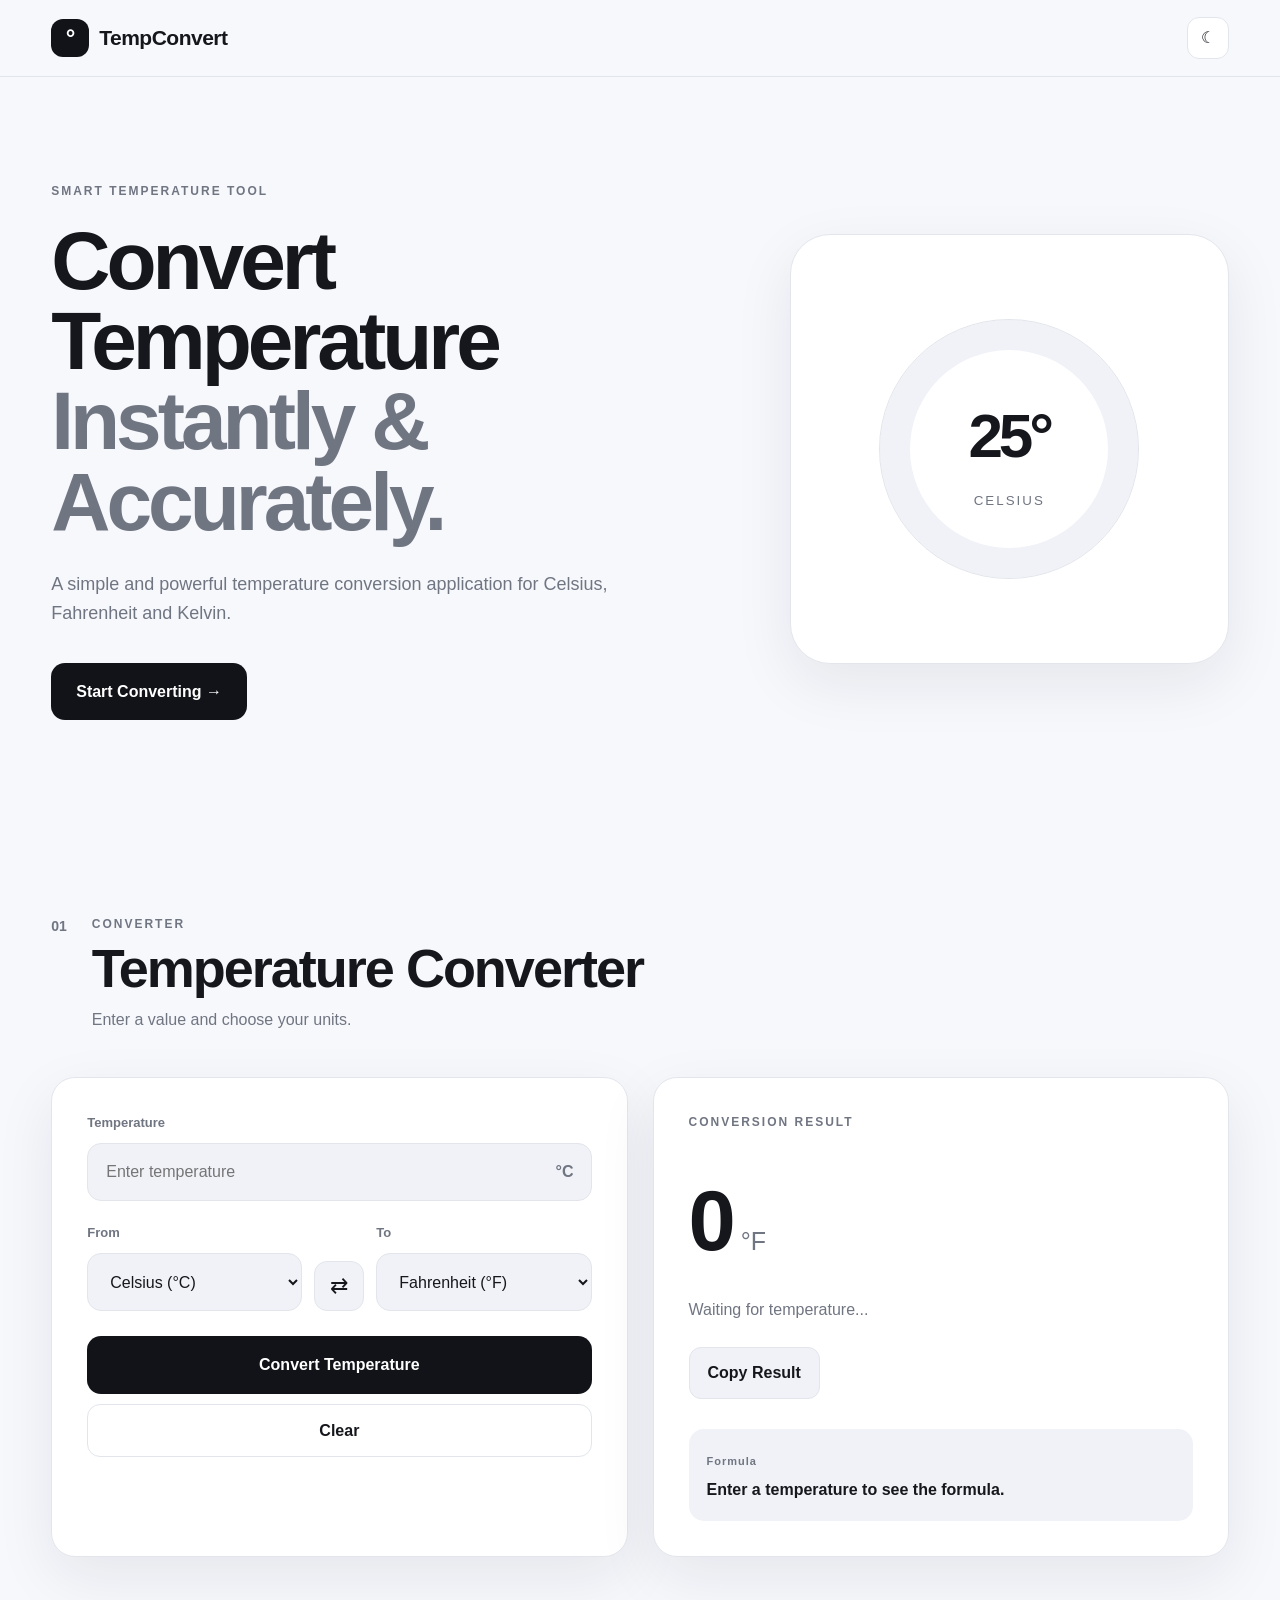
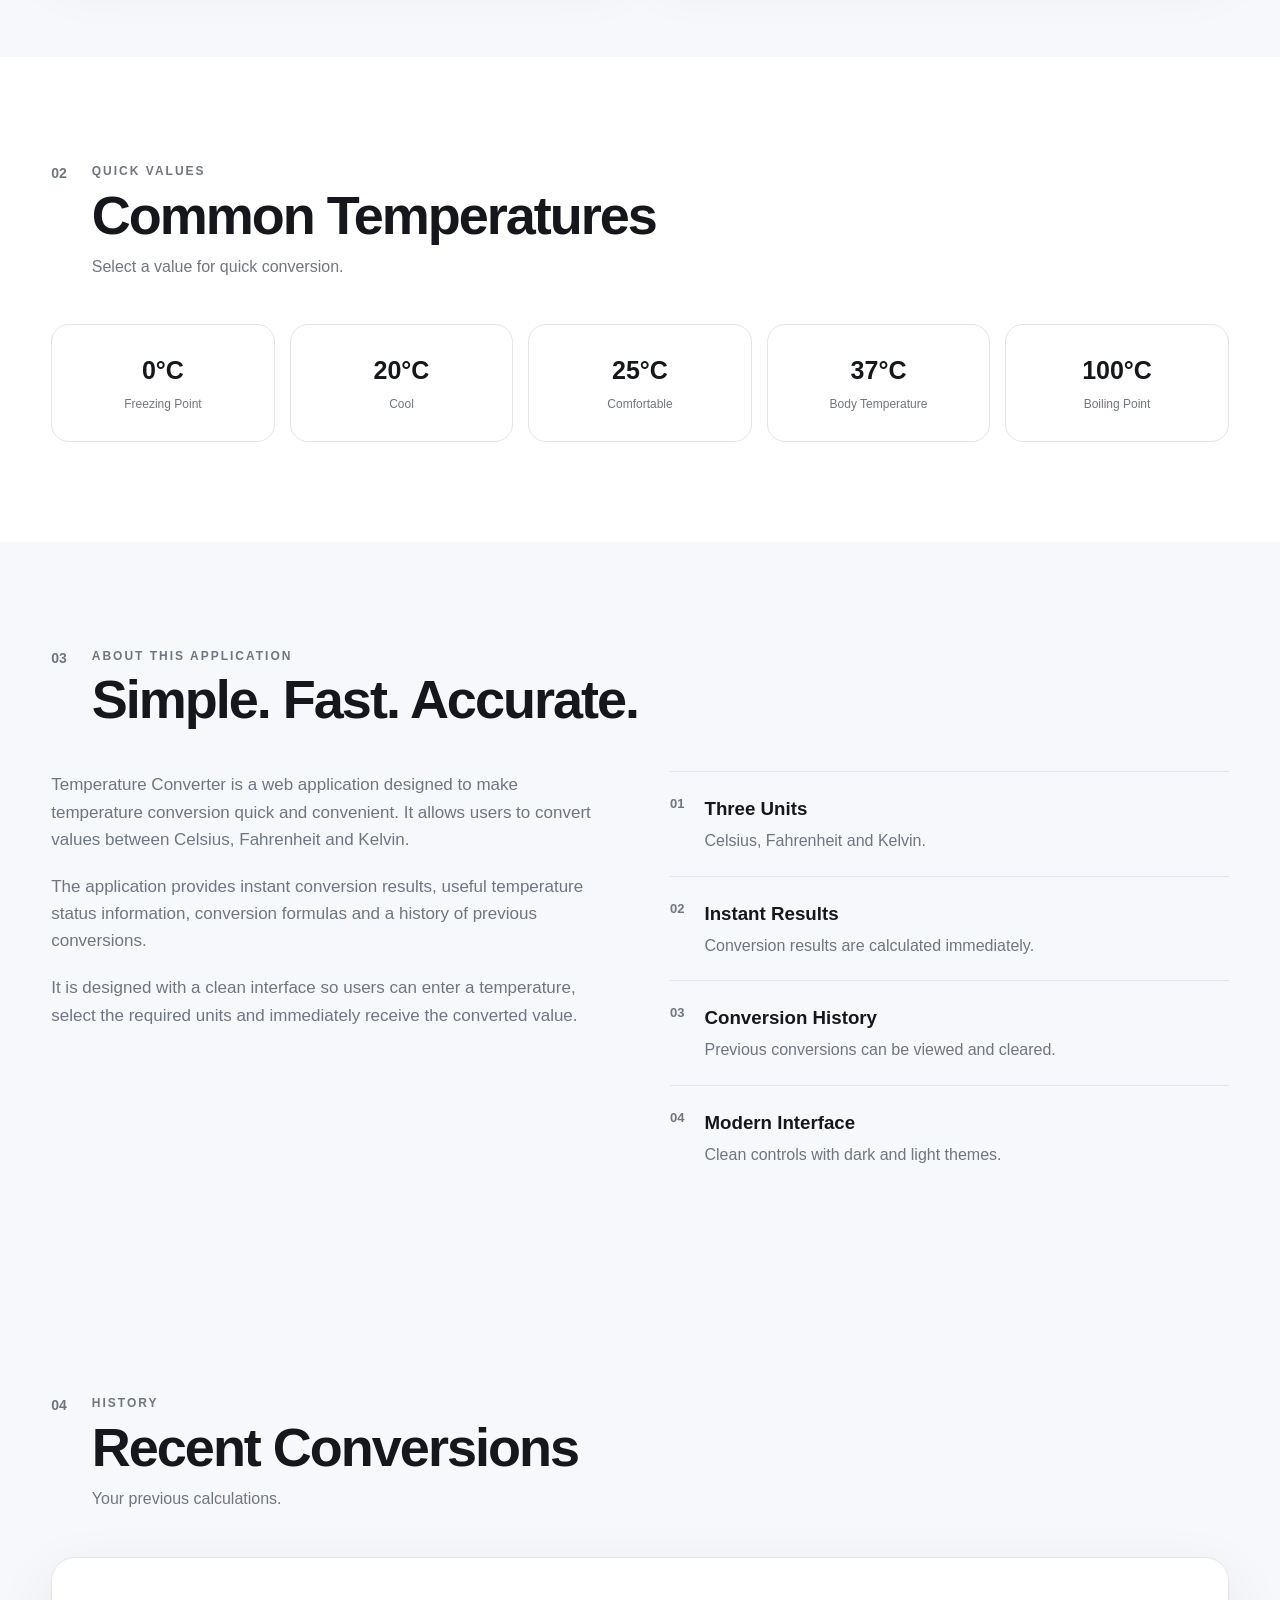
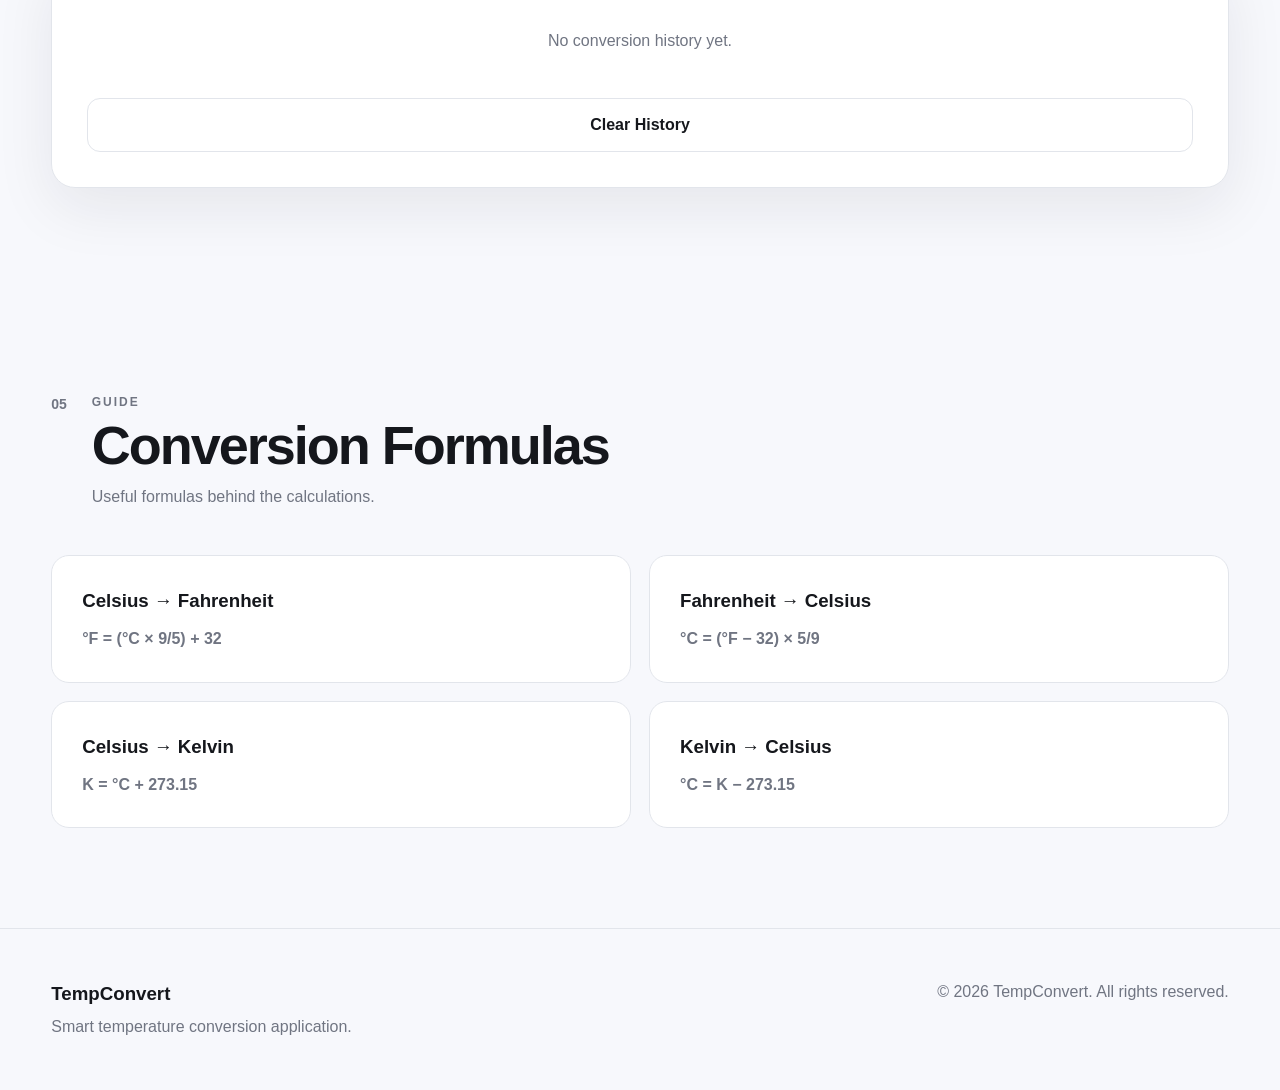
<file: Task3/index.html>
<!DOCTYPE html>
<html lang="en">
<head>
    <meta charset="UTF-8">
    <meta name="viewport" content="width=device-width, initial-scale=1.0">
    <meta name="description" content="Professional Temperature Converter application">
    <title>Temperature Converter</title>
    <link rel="stylesheet" href="style.css">
</head>

<body>

<header class="header">
    <div class="container nav">
        <a href="#" class="logo">
            <span class="logo-icon">°</span>
            TempConvert
        </a>

        <div class="nav-actions">
            <button id="themeBtn" class="icon-btn" title="Change theme">☾</button>
            <button id="menuBtn" class="icon-btn menu-btn">☰</button>
        </div>
    </div>
</header>

<main>

    <!-- HERO -->
    <section class="hero">
        <div class="container hero-content">
            <div class="hero-text reveal">
                <span class="badge">SMART TEMPERATURE TOOL</span>

                <h1>
                    Convert Temperature
                    <span>Instantly & Accurately.</span>
                </h1>

                <p>
                    A simple and powerful temperature conversion application
                    for Celsius, Fahrenheit and Kelvin.
                </p>

                <a href="#converter" class="primary-btn">
                    Start Converting →
                </a>
            </div>

            <div class="hero-card reveal">
                <div class="temperature-circle">
                    <span id="heroTemp">25°</span>
                    <small>CELSIUS</small>
                </div>
            </div>
        </div>
    </section>


    <!-- CONVERTER -->
    <section id="converter" class="converter-section">
        <div class="container">

            <div class="section-heading reveal">
                <span class="section-number">01</span>
                <div>
                    <span class="eyebrow">CONVERTER</span>
                    <h2>Temperature Converter</h2>
                    <p>Enter a value and choose your units.</p>
                </div>
            </div>

            <div class="converter-grid">

                <div class="converter-card reveal">

                    <div class="input-group">
                        <label for="temperatureInput">Temperature</label>

                        <div class="input-wrap">
                            <input
                                type="number"
                                id="temperatureInput"
                                placeholder="Enter temperature"
                                autocomplete="off"
                            >
                            <span id="inputSymbol">°C</span>
                        </div>
                    </div>

                    <div class="unit-row">

                        <div class="input-group">
                            <label for="fromUnit">From</label>

                            <select id="fromUnit">
                                <option value="C">Celsius (°C)</option>
                                <option value="F">Fahrenheit (°F)</option>
                                <option value="K">Kelvin (K)</option>
                            </select>
                        </div>

                        <button id="swapBtn" class="swap-btn" title="Swap units">
                            ⇄
                        </button>

                        <div class="input-group">
                            <label for="toUnit">To</label>

                            <select id="toUnit">
                                <option value="F">Fahrenheit (°F)</option>
                                <option value="C">Celsius (°C)</option>
                                <option value="K">Kelvin (K)</option>
                            </select>
                        </div>

                    </div>

                    <button id="convertBtn" class="convert-btn">
                        Convert Temperature
                    </button>

                    <button id="clearBtn" class="clear-btn">
                        Clear
                    </button>

                </div>


                <!-- RESULT -->
                <div class="result-card reveal">

                    <span class="result-label">CONVERSION RESULT</span>

                    <div class="result-value">
                        <span id="resultNumber">0</span>
                        <span id="resultUnit">°F</span>
                    </div>

                    <div id="temperatureStatus" class="status">
                        Waiting for temperature...
                    </div>

                    <div class="result-actions">
                        <button id="copyBtn" class="secondary-btn">
                            Copy Result
                        </button>
                    </div>

                    <div class="formula-box">
                        <span>Formula</span>
                        <p id="formulaText">
                            Enter a temperature to see the formula.
                        </p>
                    </div>

                </div>

            </div>

        </div>
    </section>


    <!-- QUICK CONVERSION -->
    <section class="quick-section">
        <div class="container">

            <div class="section-heading reveal">
                <span class="section-number">02</span>
                <div>
                    <span class="eyebrow">QUICK VALUES</span>
                    <h2>Common Temperatures</h2>
                    <p>Select a value for quick conversion.</p>
                </div>
            </div>

            <div class="quick-grid">

                <button class="quick-card" data-temp="0">
                    <strong>0°C</strong>
                    <span>Freezing Point</span>
                </button>

                <button class="quick-card" data-temp="20">
                    <strong>20°C</strong>
                    <span>Cool</span>
                </button>

                <button class="quick-card" data-temp="25">
                    <strong>25°C</strong>
                    <span>Comfortable</span>
                </button>

                <button class="quick-card" data-temp="37">
                    <strong>37°C</strong>
                    <span>Body Temperature</span>
                </button>

                <button class="quick-card" data-temp="100">
                    <strong>100°C</strong>
                    <span>Boiling Point</span>
                </button>

            </div>

        </div>
    </section>


    <!-- ABOUT APPLICATION -->
    <section class="about-section">
        <div class="container">

            <div class="section-heading reveal">
                <span class="section-number">03</span>
                <div>
                    <span class="eyebrow">ABOUT THIS APPLICATION</span>
                    <h2>Simple. Fast. Accurate.</h2>
                </div>
            </div>

            <div class="about-grid">

                <div class="about-content reveal">
                    <p>
                        Temperature Converter is a web application designed
                        to make temperature conversion quick and convenient.
                        It allows users to convert values between Celsius,
                        Fahrenheit and Kelvin.
                    </p>

                    <p>
                        The application provides instant conversion results,
                        useful temperature status information, conversion
                        formulas and a history of previous conversions.
                    </p>

                    <p>
                        It is designed with a clean interface so users can
                        enter a temperature, select the required units and
                        immediately receive the converted value.
                    </p>
                </div>

                <div class="feature-list reveal">

                    <div class="feature">
                        <span>01</span>
                        <div>
                            <h3>Three Units</h3>
                            <p>Celsius, Fahrenheit and Kelvin.</p>
                        </div>
                    </div>

                    <div class="feature">
                        <span>02</span>
                        <div>
                            <h3>Instant Results</h3>
                            <p>Conversion results are calculated immediately.</p>
                        </div>
                    </div>

                    <div class="feature">
                        <span>03</span>
                        <div>
                            <h3>Conversion History</h3>
                            <p>Previous conversions can be viewed and cleared.</p>
                        </div>
                    </div>

                    <div class="feature">
                        <span>04</span>
                        <div>
                            <h3>Modern Interface</h3>
                            <p>Clean controls with dark and light themes.</p>
                        </div>
                    </div>

                </div>

            </div>

        </div>
    </section>


    <!-- HISTORY -->
    <section class="history-section">
        <div class="container">

            <div class="section-heading reveal">
                <span class="section-number">04</span>
                <div>
                    <span class="eyebrow">HISTORY</span>
                    <h2>Recent Conversions</h2>
                    <p>Your previous calculations.</p>
                </div>
            </div>

            <div class="history-card reveal">

                <div id="historyList" class="history-list">
                    <div class="empty-history">
                        No conversion history yet.
                    </div>
                </div>

                <button id="clearHistoryBtn" class="clear-history">
                    Clear History
                </button>

            </div>

        </div>
    </section>


    <!-- GUIDE -->
    <section class="guide-section">
        <div class="container">

            <div class="section-heading reveal">
                <span class="section-number">05</span>
                <div>
                    <span class="eyebrow">GUIDE</span>
                    <h2>Conversion Formulas</h2>
                    <p>Useful formulas behind the calculations.</p>
                </div>
            </div>

            <div class="formula-grid reveal">

                <div class="formula-card">
                    <h3>Celsius → Fahrenheit</h3>
                    <p>°F = (°C × 9/5) + 32</p>
                </div>

                <div class="formula-card">
                    <h3>Fahrenheit → Celsius</h3>
                    <p>°C = (°F − 32) × 5/9</p>
                </div>

                <div class="formula-card">
                    <h3>Celsius → Kelvin</h3>
                    <p>K = °C + 273.15</p>
                </div>

                <div class="formula-card">
                    <h3>Kelvin → Celsius</h3>
                    <p>°C = K − 273.15</p>
                </div>

            </div>

        </div>
    </section>

</main>


<footer class="footer">
    <div class="container footer-content">
        <div>
            <h3>TempConvert</h3>
            <p>Smart temperature conversion application.</p>
        </div>

        <p>© <span id="year"></span> TempConvert. All rights reserved.</p>
    </div>
</footer>


<div id="toast" class="toast">
    Result copied successfully.
</div>

<script src="script.js"></script>

</body>
</html>
</file>
<file: Task1/style.css>
* {
    margin: 0;
    padding: 0;
    box-sizing: border-box;
}

html {
    scroll-behavior: smooth;
}

body {
    font-family: Arial, Helvetica, sans-serif;
    background: #f6f8f6;
    color: #17211d;
    line-height: 1.6;
    overflow-x: hidden;
}

body.modal-open {
    overflow: hidden;
}

a {
    color: inherit;
    text-decoration: none;
}

button,
input,
select,
textarea {
    font: inherit;
}

button {
    cursor: pointer;
}


/* ================= HEADER ================= */

.header {
    position: sticky;
    top: 0;
    z-index: 1000;
    background: rgba(246, 248, 246, 0.94);
    backdrop-filter: blur(15px);
    border-bottom: 1px solid #dfe5df;
}

.navbar {
    width: min(1180px, 90%);
    min-height: 78px;
    margin: auto;

    display: flex;
    align-items: center;
    justify-content: space-between;
    gap: 25px;
}

.logo {
    font-size: 24px;
    font-weight: 900;
    letter-spacing: 2px;
}

.logo span {
    color: #4f7d63;
}

.nav-links {
    display: flex;
    align-items: center;
    gap: 25px;
}

.nav-links a {
    font-size: 14px;
    font-weight: 600;
    transition: 0.3s;
}

.nav-links a:hover {
    color: #4f7d63;
}

.nav-cta {
    padding: 12px 20px;
    border-radius: 30px;
    background: #17211d;
    color: white;
    font-size: 13px;
    font-weight: 700;
    transition: 0.3s;
}

.nav-cta:hover {
    background: #4f7d63;
    transform: translateY(-2px);
}

.menu-toggle {
    display: none;
    border: 0;
    background: transparent;
    font-size: 25px;
}


/* ================= GENERAL ================= */

.section {
    width: min(1180px, 90%);
    margin: auto;
    padding: 115px 0;
}

.section-heading {
    max-width: 700px;
    margin-bottom: 55px;
}

.eyebrow {
    color: #4f7d63;
    font-size: 12px;
    font-weight: 900;
    letter-spacing: 2.5px;
    margin-bottom: 15px;
}

.section-heading h2 {
    font-size: clamp(38px, 5vw, 62px);
    line-height: 1.05;
    letter-spacing: -2px;
    margin-bottom: 20px;
}

.section-heading h2 span,
.about-content h2 span,
.hero h1 span,
.contact-content h2 span {
    color: #4f7d63;
}

.section-heading > p:last-child {
    color: #68736d;
    font-size: 17px;
}


/* ================= BUTTONS ================= */

.btn {
    display: inline-flex;
    align-items: center;
    justify-content: center;
    border: 0;
    padding: 14px 23px;
    border-radius: 30px;
    font-weight: 700;
    transition: 0.3s;
}

.btn.primary {
    background: #17211d;
    color: white;
}

.btn.primary:hover {
    background: #4f7d63;
    transform: translateY(-3px);
}

.btn.secondary {
    background: white;
    color: #17211d;
    border: 1px solid #ccd5ce;
}

.btn.secondary:hover {
    color: #4f7d63;
    border-color: #4f7d63;
    transform: translateY(-3px);
}


/* ================= HERO ================= */

.hero {
    min-height: 690px;
    padding: 90px 5%;
    display: flex;
    align-items: center;
}

.hero-content {
    width: min(1180px, 100%);
    margin: auto;

    display: grid;
    grid-template-columns: 1.05fr 0.95fr;
    align-items: center;
    gap: 70px;
}

.hero h1 {
    max-width: 750px;
    font-size: clamp(45px, 6vw, 78px);
    line-height: 0.98;
    letter-spacing: -4px;
    margin-bottom: 28px;
}

.hero-description {
    max-width: 610px;
    color: #68736d;
    font-size: 18px;
    margin-bottom: 35px;
}

.hero-buttons {
    display: flex;
    flex-wrap: wrap;
    gap: 13px;
}

.hero-trust {
    margin-top: 40px;
    display: flex;
    align-items: center;
    gap: 13px;
    color: #7b857f;
    font-size: 12px;
}

.trust-line {
    width: 45px;
    height: 1px;
    background: #aeb9b1;
}


/* ================= HERO VISUAL ================= */

.hero-visual {
    min-height: 500px;
    position: relative;
    display: grid;
    place-items: center;
}

.visual-orbit {
    position: absolute;
    border: 1px solid #cbd8ce;
    border-radius: 50%;
}

.orbit-one {
    width: 430px;
    height: 430px;
    animation: rotate 18s linear infinite;
}

.orbit-two {
    width: 330px;
    height: 330px;
    animation: rotate 12s linear infinite reverse;
}

.dashboard-card {
    width: min(390px, 85%);
    padding: 28px;
    border-radius: 24px;
    background: #17211d;
    color: white;
    position: relative;
    z-index: 2;
    box-shadow: 0 30px 70px rgba(23, 33, 29, 0.22);
    animation: float 5s ease-in-out infinite;
}

.dashboard-top {
    display: flex;
    justify-content: space-between;
    color: #9ca9a1;
    font-size: 10px;
    font-weight: 800;
    letter-spacing: 1px;
}

.live-dot {
    color: #82b694;
}

.dashboard-main {
    padding: 45px 0 30px;
}

.dashboard-main strong {
    display: block;
    font-size: 70px;
    line-height: 1;
}

.dashboard-main span {
    color: #aeb9b2;
    font-size: 13px;
}

.progress {
    height: 7px;
    background: #344139;
    border-radius: 20px;
    overflow: hidden;
    margin-top: 20px;
}

.progress-fill {
    width: 94%;
    height: 100%;
    background: #76a889;
    border-radius: inherit;
    animation: progress 2s ease forwards;
}

.mini-stats {
    display: grid;
    grid-template-columns: repeat(3, 1fr);
    border-top: 1px solid #344139;
    padding-top: 22px;
    gap: 10px;
}

.mini-stats strong {
    display: block;
    font-size: 19px;
}

.mini-stats span {
    color: #8e9b93;
    font-size: 10px;
}

.floating-card {
    position: absolute;
    z-index: 3;
    background: white;
    padding: 14px 18px;
    border-radius: 14px;
    box-shadow: 0 15px 35px rgba(23, 33, 29, 0.12);
    animation: float 4s ease-in-out infinite;
}

.floating-card span {
    display: block;
    color: #4f7d63;
    font-size: 12px;
    font-weight: 800;
}

.floating-card strong {
    font-size: 21px;
}

.floating-card small {
    display: block;
    color: #78837c;
}

.floating-one {
    top: 65px;
    left: 0;
}

.floating-two {
    right: 0;
    bottom: 65px;
    animation-delay: 1s;
}


/* ================= STATS ================= */

.stats-section {
    background: #17211d;
    color: white;
    padding: 55px 5%;
}

.stats-grid {
    width: min(1100px, 100%);
    margin: auto;

    display: grid;
    grid-template-columns: repeat(4, 1fr);
    gap: 25px;
}

.stat {
    text-align: center;
    padding: 15px;
}

.stat strong {
    display: block;
    font-size: 42px;
}

.stat span {
    color: #aeb9b2;
    font-size: 13px;
}


/* ================= SERVICES ================= */

.services {
    padding-bottom: 80px;
}

.service-grid {
    display: grid;
    grid-template-columns: repeat(3, 1fr);
    gap: 20px;
}

.service-card {
    background: white;
    padding: 32px;
    border: 1px solid #dfe5df;
    border-radius: 20px;
    transition: 0.4s;
}

.service-card:hover,
.service-card.featured {
    transform: translateY(-8px);
    box-shadow: 0 20px 45px rgba(23, 33, 29, 0.09);
}

.service-card.featured {
    border-color: #9eb6a4;
}

.service-icon {
    color: #4f7d63;
    font-size: 13px;
    font-weight: 900;
}

.service-card h3 {
    font-size: 26px;
    margin: 28px 0 12px;
}

.service-card > p {
    color: #68736d;
    margin-bottom: 20px;
}

.service-card ul {
    list-style: none;
    margin-bottom: 25px;
}

.service-card li {
    padding: 7px 0;
    color: #59655e;
    font-size: 13px;
    border-bottom: 1px solid #edf0ed;
}

.learn-more,
.case-study {
    border: 0;
    background: transparent;
    color: #4f7d63;
    font-weight: 800;
}


/* ================= WORK ================= */

.work {
    background: #f6f8f6;
}

.project-grid {
    display: grid;
    grid-template-columns: 1.25fr 0.75fr;
    gap: 25px;
}

.project-card {
    background: white;
    border: 1px solid #dfe5df;
    border-radius: 22px;
    overflow: hidden;
    transition: 0.35s;
}

.project-card:hover {
    transform: translateY(-7px);
    box-shadow: 0 20px 45px rgba(23, 33, 29, 0.1);
}

.project-large {
    grid-row: span 2;
}

.project-image {
    min-height: 230px;
    padding: 25px;
    display: flex;
    align-items: flex-start;
    justify-content: flex-end;
    background: #dce7dd;
}

.project-large .project-image {
    min-height: 430px;
}

.project-image span {
    padding: 7px 11px;
    background: #17211d;
    color: white;
    border-radius: 20px;
    font-size: 10px;
    font-weight: 800;
}

.project-image-one {
    background:
        radial-gradient(circle at 30% 30%, #ffffff 0 3%, transparent 4%),
        linear-gradient(135deg, #dce7dd, #a9c0ad);
}

.project-image-two {
    background:
        linear-gradient(135deg, #e7ece8, #c1d1c5);
}

.project-image-three {
    background:
        linear-gradient(135deg, #d4e2d8, #eef2ef);
}

.project-info {
    padding: 28px;
}

.project-info > p:first-child {
    color: #4f7d63;
    font-size: 10px;
    font-weight: 900;
    letter-spacing: 1.5px;
}

.project-info h3 {
    font-size: 28px;
    margin: 10px 0;
}

.project-info > p:not(:first-child) {
    color: #68736d;
    font-size: 14px;
    margin-bottom: 18px;
}


/* ================= PROCESS ================= */

.process {
    background: white;
}

.process-grid {
    display: grid;
    grid-template-columns: repeat(3, 1fr);
    gap: 1px;
    background: #dfe5df;
}

.process-item {
    background: white;
    padding: 35px;
    min-height: 200px;
}

.process-item > span {
    color: #4f7d63;
    font-size: 12px;
    font-weight: 900;
}

.process-item h3 {
    font-size: 24px;
    margin: 30px 0 10px;
}

.process-item p {
    color: #68736d;
    font-size: 14px;
}


/* ================= RESULTS ================= */

.results-section {
    background: #dce7dd;
    padding: 110px 5%;
}

.results-content {
    width: min(1100px, 100%);
    margin: auto;

    display: grid;
    grid-template-columns: 1fr 1fr;
    gap: 80px;
    align-items: center;
}

.results-content .section-heading {
    margin-bottom: 0;
}

.analytics {
    background: white;
    padding: 35px;
    border-radius: 20px;
    box-shadow: 0 15px 35px rgba(23, 33, 29, 0.08);
}

.analytics-row {
    margin-bottom: 25px;
}

.analytics-row:last-child {
    margin-bottom: 0;
}

.analytics-row > div:first-child {
    display: flex;
    justify-content: space-between;
    margin-bottom: 9px;
    font-size: 13px;
}

.analytics-row strong {
    color: #4f7d63;
}

.analytics-bar {
    height: 8px;
    background: #e4eae5;
    border-radius: 20px;
    overflow: hidden;
}

.analytics-bar span {
    display: block;
    height: 100%;
    background: #4f7d63;
    border-radius: inherit;
}


/* ================= ABOUT ================= */

.about-grid {
    display: grid;
    grid-template-columns: 0.9fr 1.1fr;
    align-items: center;
    gap: 80px;
}

.about-visual {
    min-height: 440px;
    border-radius: 25px;
    background: #17211d;
    position: relative;
    overflow: hidden;
}

.about-circle {
    width: 330px;
    height: 330px;
    border: 1px solid #63846e;
    border-radius: 50%;
    position: absolute;
    top: 50%;
    left: 50%;
    transform: translate(-50%, -50%);
}

.about-circle::after {
    content: "";
    width: 180px;
    height: 180px;
    border: 1px solid #63846e;
    border-radius: 50%;
    position: absolute;
    top: 50%;
    left: 50%;
    transform: translate(-50%, -50%);
}

.about-number {
    position: absolute;
    z-index: 2;
    top: 35px;
    left: 35px;
    color: white;
}

.about-number strong {
    display: block;
    font-size: 60px;
    line-height: 1;
}

.about-number span {
    color: #aeb9b2;
    font-size: 12px;
}

.about-content > p:not(.eyebrow) {
    color: #68736d;
    margin-bottom: 20px;
}

.about-content h2 {
    font-size: clamp(38px, 5vw, 60px);
    line-height: 1.05;
    margin-bottom: 25px;
}

.about-points {
    display: grid;
    grid-template-columns: repeat(3, 1fr);
    gap: 12px;
    margin-top: 30px;
}

.about-points div {
    padding-top: 15px;
    border-top: 1px solid #cbd5cd;
}

.about-points strong,
.about-points span {
    display: block;
}

.about-points strong {
    color: #4f7d63;
}

.about-points span {
    margin-top: 5px;
    font-size: 12px;
}


/* ================= TESTIMONIALS ================= */

.testimonials {
    background: white;
}

.testimonial-grid {
    display: grid;
    grid-template-columns: repeat(3, 1fr);
    gap: 20px;
}

.testimonial {
    padding: 30px;
    border: 1px solid #dfe5df;
    border-radius: 18px;
}

.stars {
    color: #4f7d63;
    letter-spacing: 2px;
    margin-bottom: 20px;
}

.testimonial > p {
    color: #58645d;
    font-size: 15px;
    margin-bottom: 25px;
}

.testimonial strong,
.testimonial span {
    display: block;
}

.testimonial span {
    color: #89938d;
    font-size: 11px;
    margin-top: 4px;
}


/* ================= FAQ ================= */

.faq {
    max-width: 900px;
}

.faq-item {
    border-bottom: 1px solid #d6ddd7;
}

.faq-question {
    width: 100%;
    padding: 22px 0;
    border: 0;
    background: transparent;

    display: flex;
    justify-content: space-between;
    text-align: left;

    font-weight: 700;
    color: #17211d;
}

.faq-question span {
    color: #4f7d63;
    font-size: 22px;
    transition: 0.3s;
}

.faq-item.active .faq-question span {
    transform: rotate(45deg);
}

.faq-answer {
    max-height: 0;
    overflow: hidden;
    transition: max-height 0.4s ease;
}

.faq-answer p {
    padding: 0 0 20px;
    color: #68736d;
    font-size: 14px;
}


/* ================= WORK WITH US ================= */

.work-with-us {
    max-width: 1000px;
}

.project-form {
    background: white;
    padding: 40px;
    border: 1px solid #dfe5df;
    border-radius: 22px;
    box-shadow: 0 15px 40px rgba(23, 33, 29, 0.06);
}

.form-grid {
    display: grid;
    grid-template-columns: 1fr 1fr;
    gap: 20px;
}

.form-group {
    margin-bottom: 20px;
}

.form-group label {
    display: block;
    margin-bottom: 8px;
    font-size: 13px;
    font-weight: 700;
}

.form-group input,
.form-group select,
.form-group textarea {
    width: 100%;
    padding: 14px;
    border: 1px solid #cdd6cf;
    border-radius: 10px;
    background: #fafbfa;
    color: #17211d;
    outline: none;
    resize: vertical;
}

.form-group input:focus,
.form-group select:focus,
.form-group textarea:focus {
    border-color: #4f7d63;
    box-shadow: 0 0 0 3px rgba(79, 125, 99, 0.1);
}

#formMessage {
    margin-top: 18px;
    color: #4f7d63;
    font-size: 14px;
    font-weight: 700;
}


/* ================= CONTACT ================= */

.contact-section {
    padding: 120px 5%;
    background: #4f7d63;
    color: white;
    text-align: center;
}

.contact-content {
    max-width: 750px;
    margin: auto;
}

.contact-section .eyebrow {
    color: #dce7dd;
}

.contact-content h2 {
    font-size: clamp(42px, 6vw, 70px);
    line-height: 1;
    margin-bottom: 25px;
}

.contact-content h2 span {
    color: #dce7dd;
}

.contact-content > p:not(.eyebrow) {
    color: #e2ebe4;
    margin-bottom: 25px;
}

.contact-email {
    display: inline-block;
    color: white;
    font-size: 20px;
    font-weight: 700;
    border-bottom: 1px solid white;
}


/* ================= FOOTER ================= */

.footer {
    background: #17211d;
    color: white;
    padding: 65px 5% 25px;
}

.footer-grid {
    width: min(1100px, 100%);
    margin: auto;

    display: grid;
    grid-template-columns: 2fr 1fr 1fr;
    gap: 50px;
    padding-bottom: 50px;
}

.footer-grid p {
    max-width: 330px;
    color: #aeb9b2;
    margin-top: 15px;
}

.footer-grid h4 {
    margin-bottom: 15px;
}

.footer-grid div:not(:first-child) a {
    display: block;
    color: #aeb9b2;
    font-size: 13px;
    margin-bottom: 8px;
}

.footer-grid a:hover {
    color: white;
}

.footer-bottom {
    width: min(1100px, 100%);
    margin: auto;
    padding-top: 22px;
    border-top: 1px solid #344139;

    display: flex;
    justify-content: space-between;
    gap: 20px;

    color: #87938c;
    font-size: 11px;
}


/* ================= CHAT ================= */

.chat-button {
    position: fixed;
    right: 25px;
    bottom: 25px;
    z-index: 1100;

    width: 58px;
    height: 58px;

    border: 0;
    border-radius: 50%;
    background: #17211d;
    color: white;

    font-size: 23px;

    box-shadow: 0 10px 30px rgba(0, 0, 0, 0.2);

    transition: 0.3s;
}

.chat-button:hover {
    background: #4f7d63;
    transform: scale(1.08);
}

.chat-window {
    position: fixed;
    right: 25px;
    bottom: 95px;
    z-index: 1100;

    width: 350px;
    max-width: calc(100vw - 30px);
    height: 500px;

    background: white;
    border-radius: 20px;

    box-shadow: 0 25px 70px rgba(0, 0, 0, 0.2);

    display: flex;
    flex-direction: column;

    overflow: hidden;

    opacity: 0;
    visibility: hidden;
    transform: translateY(20px) scale(0.97);

    transition: 0.3s;
}

.chat-window.open {
    opacity: 1;
    visibility: visible;
    transform: translateY(0) scale(1);
}

.chat-header {
    padding: 18px;
    background: #17211d;
    color: white;

    display: flex;
    justify-content: space-between;
    align-items: center;
}

.chat-header strong,
.chat-header small {
    display: block;
}

.chat-header small {
    color: #aeb9b2;
    font-size: 10px;
    margin-top: 3px;
}

.chat-header button {
    border: 0;
    background: transparent;
    color: white;
    font-size: 25px;
}

.chat-messages {
    flex: 1;
    padding: 18px;
    overflow-y: auto;
    background: #f6f8f6;
}

.bot-message,
.user-message {
    max-width: 85%;
    padding: 11px 14px;
    margin-bottom: 12px;
    border-radius: 13px;
    font-size: 13px;
}

.bot-message {
    background: white;
    border: 1px solid #dfe5df;
}

.user-message {
    margin-left: auto;
    background: #17211d;
    color: white;
}

.quick-options {
    display: flex;
    flex-wrap: wrap;
    gap: 7px;
    margin-top: 12px;
}

.quick-options button {
    padding: 8px 10px;
    border: 1px solid #bfcac2;
    background: white;
    border-radius: 20px;
    color: #4f7d63;
    font-size: 11px;
}

.chat-input {
    padding: 12px;
    border-top: 1px solid #dfe5df;
    display: flex;
    gap: 8px;
}

.chat-input input {
    flex: 1;
    border: 1px solid #cdd6cf;
    border-radius: 20px;
    padding: 10px 13px;
    outline: none;
}

.chat-input button {
    width: 42px;
    border: 0;
    border-radius: 50%;
    background: #4f7d63;
    color: white;
}


/* ================= MODAL ================= */

.modal {
    position: fixed;
    inset: 0;
    z-index: 2000;

    background: rgba(15, 22, 18, 0.7);
    backdrop-filter: blur(6px);

    display: grid;
    place-items: center;

    padding: 20px;

    opacity: 0;
    visibility: hidden;
    transition: 0.3s;
}

.modal.open {
    opacity: 1;
    visibility: visible;
}

.modal-content {
    width: min(600px, 100%);
    max-height: 90vh;
    overflow-y: auto;

    background: white;
    padding: 40px;
    border-radius: 22px;
    position: relative;

    transform: translateY(20px);
    transition: 0.3s;
}

.modal.open .modal-content {
    transform: translateY(0);
}

.modal-close {
    position: absolute;
    top: 18px;
    right: 20px;

    border: 0;
    background: transparent;
    font-size: 28px;
}

.modal-content h2 {
    font-size: 40px;
    line-height: 1.05;
    margin-bottom: 20px;
}

#modalBody {
    color: #68736d;
    margin-bottom: 25px;
}

#modalBody ul {
    margin: 15px 0 20px 20px;
}

#modalBody li {
    margin-bottom: 7px;
}

.modal-action {
    margin-top: 5px;
}


/* ================= ANIMATIONS ================= */

.reveal {
    opacity: 0;
    transform: translateY(35px);
    transition: opacity 0.8s ease, transform 0.8s ease;
}

.reveal.visible {
    opacity: 1;
    transform: translateY(0);
}

@keyframes float {
    0%,
    100% {
        transform: translateY(0);
    }

    50% {
        transform: translateY(-12px);
    }
}

@keyframes rotate {
    from {
        transform: rotate(0);
    }

    to {
        transform: rotate(360deg);
    }
}

@keyframes progress {
    from {
        width: 0;
    }
}

@media (prefers-reduced-motion: reduce) {

    *,
    *::before,
    *::after {
        animation-duration: 0.01ms !important;
        animation-iteration-count: 1 !important;
        scroll-behavior: auto !important;
        transition-duration: 0.01ms !important;
    }

}


/* ================= TABLET ================= */

@media (max-width: 900px) {

    .nav-links {
        display: none;
    }

    .menu-toggle {
        display: block;
        margin-left: auto;
    }

    .nav-cta {
        display: none;
    }

    .nav-links.mobile-open {
        display: flex;
        position: absolute;
        top: 78px;
        left: 0;
        width: 100%;
        padding: 25px;
        background: white;
        flex-direction: column;
        border-bottom: 1px solid #dfe5df;
        box-shadow: 0 15px 30px rgba(0, 0, 0, 0.08);
    }

    .hero-content {
        grid-template-columns: 1fr;
        text-align: center;
    }

    .hero-description {
        margin-left: auto;
        margin-right: auto;
    }

    .hero-buttons,
    .hero-trust {
        justify-content: center;
    }

    .service-grid {
        grid-template-columns: repeat(2, 1fr);
    }

    .results-content,
    .about-grid {
        grid-template-columns: 1fr;
    }

    .about-visual {
        max-width: 550px;
    }

    .testimonial-grid {
        grid-template-columns: 1fr;
    }

    .process-grid {
        grid-template-columns: repeat(2, 1fr);
    }

}


/* ================= MOBILE ================= */

@media (max-width: 600px) {

    .navbar {
        min-height: 68px;
    }

    .hero {
        padding: 65px 5%;
    }

    .hero h1 {
        letter-spacing: -2px;
    }

    .hero-visual {
        min-height: 390px;
    }

    .orbit-one {
        width: 310px;
        height: 310px;
    }

    .orbit-two {
        width: 250px;
        height: 250px;
    }

    .dashboard-card {
        width: 290px;
        padding: 22px;
    }

    .dashboard-main {
        padding: 30px 0 20px;
    }

    .dashboard-main strong {
        font-size: 52px;
    }

    .floating-one {
        left: 0;
        top: 35px;
    }

    .floating-two {
        right: 0;
        bottom: 35px;
    }

    .stats-grid {
        grid-template-columns: repeat(2, 1fr);
    }

    .stat strong {
        font-size: 32px;
    }

    .service-grid,
    .project-grid,
    .process-grid,
    .form-grid {
        grid-template-columns: 1fr;
    }

    .project-large {
        grid-row: auto;
    }

    .project-large .project-image {
        min-height: 250px;
    }

    .process-grid {
        gap: 1px;
    }

    .about-points {
        grid-template-columns: 1fr;
    }

    .project-form {
        padding: 25px 20px;
    }

    .footer-grid {
        grid-template-columns: 1fr;
        gap: 30px;
    }

    .footer-bottom {
        flex-direction: column;
    }

    .chat-window {
        right: 15px;
        bottom: 85px;
        width: calc(100vw - 30px);
    }

    .chat-button {
        right: 18px;
        bottom: 18px;
    }

    .modal-content {
        padding: 30px 22px;
    }

    .modal-content h2 {
        font-size: 32px;
    }

}
</file>
<file: Task2/style.css>
/* =========================================================
   TARUN KUMAR PORTFOLIO
   MAIN STYLESHEET
========================================================= */

:root {
  --bg: #08090d;
  --bg-secondary: #0f1118;
  --card: #12151d;
  --card-hover: #171b25;
  --text: #f5f7fb;
  --muted: #9ba3b4;
  --border: rgba(255,255,255,0.09);
  --accent: #7c5cff;
  --accent-2: #00d4ff;
  --success: #32d583;
  --shadow: 0 20px 60px rgba(0,0,0,0.35);
  --radius: 18px;
  --max-width: 1180px;
  --transition: 0.3s ease;
}

body.light {
  --bg: #f6f7fb;
  --bg-secondary: #ffffff;
  --card: #ffffff;
  --card-hover: #f1f3f8;
  --text: #11131a;
  --muted: #606979;
  --border: rgba(0,0,0,0.09);
  --shadow: 0 20px 50px rgba(0,0,0,0.10);
}

* {
  margin: 0;
  padding: 0;
  box-sizing: border-box;
}

html {
  scroll-behavior: smooth;
}

body {
  font-family: Inter, ui-sans-serif, system-ui, -apple-system,
               BlinkMacSystemFont, "Segoe UI", sans-serif;
  background: var(--bg);
  color: var(--text);
  line-height: 1.7;
  overflow-x: hidden;
  transition: background var(--transition), color var(--transition);
}

a {
  color: inherit;
  text-decoration: none;
}

button,
input,
textarea {
  font: inherit;
}

button {
  cursor: pointer;
}

.container {
  width: min(92%, var(--max-width));
  margin: auto;
}


/* =========================================================
   NAVBAR
========================================================= */

.navbar {
  position: sticky;
  top: 0;
  z-index: 1000;
  backdrop-filter: blur(18px);
  background: rgba(8,9,13,0.82);
  border-bottom: 1px solid var(--border);
}

body.light .navbar {
  background: rgba(255,255,255,0.85);
}

.nav-container {
  min-height: 72px;
  display: flex;
  align-items: center;
  gap: 25px;
}

.logo {
  font-size: 1.4rem;
  font-weight: 900;
  margin-right: auto;
}

.logo span {
  color: var(--accent);
}

nav {
  display: flex;
  align-items: center;
  gap: 20px;
}

nav a {
  font-size: 0.86rem;
  color: var(--muted);
  transition: var(--transition);
}

nav a:hover,
nav a.active {
  color: var(--text);
}

.theme-toggle,
.menu-toggle {
  border: 1px solid var(--border);
  background: var(--card);
  color: var(--text);
  width: 40px;
  height: 40px;
  border-radius: 10px;
}

.menu-toggle {
  display: none;
}


/* =========================================================
   HERO
========================================================= */

.hero {
  min-height: 85vh;
  display: flex;
  align-items: center;
  padding: 100px 0 70px;
  position: relative;
}

.hero::before {
  content: "";
  position: absolute;
  width: 500px;
  height: 500px;
  left: -220px;
  top: 50px;
  background: var(--accent);
  opacity: 0.08;
  filter: blur(100px);
  border-radius: 50%;
}

.hero-content {
  display: grid;
  grid-template-columns: 1.1fr 0.9fr;
  gap: 70px;
  align-items: center;
}

.eyebrow {
  display: inline-block;
  font-size: 0.75rem;
  letter-spacing: 2px;
  text-transform: uppercase;
  color: var(--accent-2);
  margin-bottom: 20px;
}

.hero h1 {
  font-size: clamp(3rem, 7vw, 6rem);
  line-height: 1;
  letter-spacing: -4px;
  margin-bottom: 25px;
}

.gradient-text,
.section-heading h2 span {
  background: linear-gradient(90deg, var(--accent), var(--accent-2));
  -webkit-background-clip: text;
  background-clip: text;
  color: transparent;
}

.hero h2 {
  font-size: clamp(1.3rem, 3vw, 2rem);
  margin-bottom: 20px;
}

.hero p {
  color: var(--muted);
  max-width: 650px;
  font-size: 1.05rem;
}

.hero-buttons {
  display: flex;
  gap: 14px;
  margin-top: 32px;
  flex-wrap: wrap;
}

.btn {
  display: inline-flex;
  align-items: center;
  justify-content: center;
  padding: 12px 20px;
  border-radius: 10px;
  border: 1px solid var(--border);
  font-weight: 700;
  transition: transform var(--transition),
              background var(--transition),
              border var(--transition);
}

.btn:hover {
  transform: translateY(-3px);
}

.btn.primary {
  background: linear-gradient(90deg, var(--accent), #9a78ff);
  border: none;
  color: white;
}

.btn.secondary {
  background: var(--card);
  color: var(--text);
}

.social-links {
  display: flex;
  gap: 10px;
  margin-top: 30px;
}

.social-links a {
  width: 40px;
  height: 40px;
  border: 1px solid var(--border);
  border-radius: 10px;
  display: grid;
  place-items: center;
  color: var(--muted);
  transition: var(--transition);
}

.social-links a:hover {
  color: var(--text);
  transform: translateY(-3px);
  border-color: var(--accent);
}


/* CODE CARD */

.hero-code {
  display: flex;
  flex-direction: column;
  align-items: center;
}

.code-window {
  width: 100%;
  border: 1px solid var(--border);
  border-radius: var(--radius);
  overflow: hidden;
  background: #0b0d12;
  box-shadow: var(--shadow);
}

.window-top {
  height: 42px;
  display: flex;
  align-items: center;
  gap: 8px;
  padding: 0 15px;
  border-bottom: 1px solid var(--border);
}

.window-top span {
  width: 10px;
  height: 10px;
  border-radius: 50%;
  background: var(--muted);
}

pre {
  padding: 30px;
  overflow-x: auto;
}

code {
  color: #d8dcf0;
  font-size: 0.9rem;
  line-height: 1.8;
}

.availability {
  margin-top: 18px;
  color: var(--muted);
  font-size: 0.85rem;
}

.availability span {
  color: var(--success);
}


/* =========================================================
   STATS
========================================================= */

.stats-section {
  padding: 30px 0 80px;
}

.stats-grid {
  display: grid;
  grid-template-columns: repeat(4, 1fr);
  gap: 15px;
}

.stat-card {
  text-align: center;
  padding: 25px;
  background: var(--card);
  border: 1px solid var(--border);
  border-radius: var(--radius);
}

.stat-card strong {
  display: block;
  font-size: 2.6rem;
  line-height: 1;
  margin-bottom: 10px;
  background: linear-gradient(90deg, var(--accent), var(--accent-2));
  -webkit-background-clip: text;
  background-clip: text;
  color: transparent;
}

.stat-card span {
  color: var(--muted);
  font-size: 0.85rem;
}


/* =========================================================
   SECTIONS
========================================================= */

.section {
  padding: 110px 0;
}

.alt-section {
  background: var(--bg-secondary);
}

.section-heading {
  margin-bottom: 55px;
}

.section-heading > span {
  color: var(--accent-2);
  font-size: 0.72rem;
  letter-spacing: 2px;
  font-weight: 800;
}

.section-heading h2 {
  font-size: clamp(2rem, 5vw, 3.5rem);
  line-height: 1.15;
  margin-top: 12px;
  letter-spacing: -2px;
}


/* =========================================================
   ABOUT
========================================================= */

.about-grid {
  display: grid;
  grid-template-columns: 1fr 1fr;
  gap: 70px;
  align-items: start;
}

.about-text p {
  color: var(--muted);
  margin-bottom: 20px;
}

.details-btn {
  margin-top: 15px;
}

.about-highlights {
  display: grid;
  gap: 15px;
}

.highlight-card {
  padding: 25px;
  border: 1px solid var(--border);
  border-radius: var(--radius);
  background: var(--card);
  transition: var(--transition);
}

.highlight-card:hover {
  transform: translateX(7px);
  background: var(--card-hover);
}

.highlight-card span {
  color: var(--accent);
  font-weight: 900;
}

.highlight-card h3 {
  margin: 8px 0;
}

.highlight-card p {
  color: var(--muted);
}


/* =========================================================
   SKILLS
========================================================= */

.skills-grid {
  display: grid;
  grid-template-columns: repeat(3, 1fr);
  gap: 18px;
}

.skill-card {
  padding: 30px;
  border: 1px solid var(--border);
  border-radius: var(--radius);
  background: var(--card);
  transition: var(--transition);
}

.skill-card:hover {
  transform: translateY(-7px);
  border-color: rgba(124,92,255,0.5);
}

.skill-icon {
  width: 50px;
  height: 50px;
  border-radius: 14px;
  background: rgba(124,92,255,0.12);
  color: var(--accent);
  display: grid;
  place-items: center;
  font-weight: 900;
  margin-bottom: 20px;
}

.skill-card p {
  color: var(--muted);
  font-size: 0.9rem;
  margin: 8px 0 20px;
}

.text-btn {
  background: transparent;
  border: none;
  color: var(--accent-2);
  font-weight: 700;
}


/* =========================================================
   PROJECTS
========================================================= */

.projects-grid {
  display: grid;
  grid-template-columns: repeat(2, 1fr);
  gap: 20px;
}

.project-card {
  position: relative;
  padding: 35px;
  border: 1px solid var(--border);
  border-radius: var(--radius);
  background: var(--card);
  overflow: hidden;
  transition: var(--transition);
}

.project-card:hover {
  transform: translateY(-7px);
  background: var(--card-hover);
}

.project-number {
  position: absolute;
  right: 25px;
  top: 20px;
  color: rgba(255,255,255,0.12);
  font-size: 2rem;
  font-weight: 900;
}

.project-icon {
  font-size: 2.2rem;
  margin-bottom: 20px;
}

.project-card h3 {
  font-size: 1.3rem;
  margin-bottom: 12px;
}

.project-card p {
  color: var(--muted);
  margin-bottom: 20px;
}

.tags {
  display: flex;
  gap: 8px;
  flex-wrap: wrap;
  margin-bottom: 25px;
}

.tags span {
  padding: 5px 10px;
  border-radius: 20px;
  background: rgba(124,92,255,0.1);
  color: var(--accent-2);
  font-size: 0.72rem;
}


/* =========================================================
   OIBSIP
========================================================= */

.oibsip-grid {
  display: grid;
  grid-template-columns: repeat(3, 1fr);
  gap: 18px;
}

.oibsip-card {
  padding: 30px;
  border: 1px solid var(--border);
  border-radius: var(--radius);
  background: var(--card);
  transition: var(--transition);
}

.oibsip-card:hover {
  transform: translateY(-6px);
  border-color: var(--accent);
}

.oibsip-card span {
  color: var(--accent);
  font-weight: 900;
}

.oibsip-card h3 {
  margin-top: 10px;
}

.oibsip-card p {
  color: var(--muted);
}

.oibsip-card strong {
  display: block;
  margin-top: 20px;
  color: var(--accent-2);
}


/* =========================================================
   EXPERIENCE
========================================================= */

.timeline {
  position: relative;
  max-width: 850px;
  margin: auto;
}

.timeline::before {
  content: "";
  position: absolute;
  left: 8px;
  top: 5px;
  bottom: 5px;
  width: 1px;
  background: var(--border);
}

.timeline-item {
  position: relative;
  padding-left: 45px;
  margin-bottom: 55px;
}

.timeline-dot {
  position: absolute;
  left: 3px;
  top: 7px;
  width: 11px;
  height: 11px;
  border-radius: 50%;
  background: var(--accent);
  box-shadow: 0 0 20px rgba(124,92,255,0.7);
}

.timeline-date {
  color: var(--accent-2);
  font-size: 0.8rem;
  font-weight: 800;
}

.timeline-content h3 {
  margin: 8px 0 3px;
}

.timeline-content h4 {
  color: var(--muted);
  font-weight: 500;
}

.timeline-content p {
  color: var(--muted);
  margin: 12px 0;
}


/* =========================================================
   EDUCATION
========================================================= */

.education-card {
  display: flex;
  gap: 30px;
  padding: 35px;
  background: var(--card);
  border: 1px solid var(--border);
  border-radius: var(--radius);
}

.education-year {
  color: var(--accent);
  font-weight: 900;
}


/* =========================================================
   CERTIFICATIONS
========================================================= */

.cert-grid {
  display: grid;
  grid-template-columns: repeat(3, 1fr);
  gap: 18px;
}

.cert-card {
  padding: 30px;
  background: var(--card);
  border: 1px solid var(--border);
  border-radius: var(--radius);
  transition: var(--transition);
}

.cert-card:hover {
  transform: translateY(-6px);
  border-color: var(--accent);
}

.cert-number {
  color: var(--accent);
  font-size: 0.8rem;
  font-weight: 900;
}

.cert-card h3 {
  margin: 15px 0 6px;
}

.cert-card p {
  color: var(--muted);
  margin-bottom: 20px;
}


/* =========================================================
   HACKATHONS
========================================================= */

.hackathon-grid {
  display: grid;
  grid-template-columns: repeat(2, 1fr);
  gap: 20px;
}

.hackathon-card {
  padding: 35px;
  border: 1px solid var(--border);
  background: var(--card);
  border-radius: var(--radius);
  transition: var(--transition);
}

.hackathon-card:hover {
  transform: translateY(-7px);
}

.hack-icon {
  font-size: 2.4rem;
  margin-bottom: 15px;
}

.hack-status {
  display: inline-block;
  padding: 5px 10px;
  border-radius: 20px;
  background: rgba(50,213,131,0.1);
  color: var(--success);
  font-size: 0.7rem;
  font-weight: 800;
}

.hackathon-card h3 {
  margin: 15px 0 10px;
}

.hackathon-card p {
  color: var(--muted);
  margin-bottom: 20px;
}


/* =========================================================
   ACHIEVEMENTS
========================================================= */

.achievement-grid {
  display: grid;
  grid-template-columns: repeat(3, 1fr);
  gap: 18px;
}

.achievement-card {
  padding: 35px;
  border: 1px solid var(--border);
  border-radius: var(--radius);
  background: var(--card);
}

.achievement-card strong {
  font-size: 2.5rem;
  color: var(--accent);
}

.achievement-card h3 {
  margin: 8px 0;
}

.achievement-card p {
  color: var(--muted);
}


/* =========================================================
   SERVICES
========================================================= */

.services-grid {
  display: grid;
  grid-template-columns: repeat(4, 1fr);
  gap: 15px;
}

.service-card {
  padding: 28px;
  background: var(--card);
  border: 1px solid var(--border);
  border-radius: var(--radius);
}

.service-card span {
  color: var(--accent);
  font-weight: 900;
}

.service-card h3 {
  margin: 15px 0 10px;
}

.service-card p {
  color: var(--muted);
  font-size: 0.9rem;
}


/* =========================================================
   CONTACT
========================================================= */

.contact-grid {
  display: grid;
  grid-template-columns: 0.8fr 1.2fr;
  gap: 60px;
}

.contact-info {
  display: flex;
  flex-direction: column;
  gap: 15px;
}

.contact-info p {
  color: var(--muted);
  margin-bottom: 15px;
}

.contact-info a {
  color: var(--accent-2);
}

.contact-form {
  display: grid;
  gap: 15px;
}

.contact-form input,
.contact-form textarea {
  width: 100%;
  border: 1px solid var(--border);
  background: var(--card);
  color: var(--text);
  border-radius: 12px;
  padding: 15px;
  outline: none;
}

.contact-form input:focus,
.contact-form textarea:focus {
  border-color: var(--accent);
}


/* =========================================================
   FOOTER
========================================================= */

footer {
  border-top: 1px solid var(--border);
  padding: 30px 0;
}

.footer-content {
  display: flex;
  justify-content: space-between;
  gap: 20px;
}

.footer-content p {
  color: var(--muted);
  font-size: 0.85rem;
}


/* =========================================================
   MODAL
========================================================= */

.modal {
  position: fixed;
  inset: 0;
  z-index: 3000;
  display: none;
  align-items: center;
  justify-content: center;
  padding: 20px;
}

.modal.show {
  display: flex;
}

.modal-overlay {
  position: absolute;
  inset: 0;
  background: rgba(0,0,0,0.75);
  backdrop-filter: blur(8px);
}

.modal-box {
  position: relative;
  width: min(700px, 100%);
  max-height: 85vh;
  overflow-y: auto;
  padding: 40px;
  background: var(--card);
  border: 1px solid var(--border);
  border-radius: 22px;
  box-shadow: var(--shadow);
  animation: modalIn 0.3s ease;
}

@keyframes modalIn {
  from {
    opacity: 0;
    transform: translateY(30px) scale(0.97);
  }

  to {
    opacity: 1;
    transform: translateY(0) scale(1);
  }
}

.modal-close {
  position: absolute;
  right: 18px;
  top: 15px;
  width: 38px;
  height: 38px;
  border-radius: 50%;
  border: 1px solid var(--border);
  background: var(--bg-secondary);
  color: var(--text);
  font-size: 1.4rem;
}

.modal-box h2 {
  margin-bottom: 15px;
}

.modal-box h3 {
  margin-top: 25px;
  margin-bottom: 8px;
}

.modal-box p {
  color: var(--muted);
}

.modal-box ul {
  padding-left: 20px;
  color: var(--muted);
}

.modal-box li {
  margin-bottom: 7px;
}

.modal-label {
  color: var(--accent-2);
  font-size: 0.72rem;
  letter-spacing: 2px;
  text-transform: uppercase;
}


/* =========================================================
   CHAT
========================================================= */

.chat-widget {
  position: fixed;
  right: 22px;
  bottom: 22px;
  z-index: 2000;
}

.chat-button {
  width: 58px;
  height: 58px;
  border: none;
  border-radius: 50%;
  background: linear-gradient(135deg, var(--accent), var(--accent-2));
  color: white;
  font-size: 1.4rem;
  box-shadow: var(--shadow);
}

.chat-box {
  position: absolute;
  right: 0;
  bottom: 75px;
  width: 340px;
  background: var(--card);
  border: 1px solid var(--border);
  border-radius: 18px;
  overflow: hidden;
  box-shadow: var(--shadow);
  display: none;
}

.chat-box.show {
  display: block;
}

.chat-header {
  padding: 15px;
  display: flex;
  justify-content: space-between;
  border-bottom: 1px solid var(--border);
}

.chat-header small {
  display: block;
  color: var(--success);
  font-size: 0.7rem;
}

.chat-header button {
  border: none;
  background: transparent;
  color: var(--text);
  font-size: 1.3rem;
}

.chat-messages {
  height: 300px;
  padding: 15px;
  overflow-y: auto;
  display: flex;
  flex-direction: column;
  gap: 10px;
}

.bot-message,
.user-message {
  max-width: 85%;
  padding: 10px 12px;
  border-radius: 12px;
  font-size: 0.83rem;
}

.bot-message {
  background: var(--bg-secondary);
  color: var(--muted);
  align-self: flex-start;
}

.user-message {
  background: var(--accent);
  color: white;
  align-self: flex-end;
}

.chat-input {
  display: flex;
  border-top: 1px solid var(--border);
}

.chat-input input {
  flex: 1;
  border: none;
  outline: none;
  background: transparent;
  color: var(--text);
  padding: 13px;
}

.chat-input button {
  width: 50px;
  border: none;
  background: transparent;
  color: var(--accent-2);
}


/* =========================================================
   REVEAL ANIMATION
========================================================= */

.reveal {
  opacity: 0;
  transform: translateY(30px);
  transition: opacity 0.7s ease,
              transform 0.7s ease;
}

.reveal.visible {
  opacity: 1;
  transform: translateY(0);
}


/* =========================================================
   RESPONSIVE
========================================================= */

@media (max-width: 1000px) {

  nav {
    gap: 12px;
  }

  .hero-content {
    grid-template-columns: 1fr;
  }

  .hero-code {
    max-width: 700px;
  }

  .services-grid {
    grid-template-columns: repeat(2, 1fr);
  }

  .cert-grid,
  .skills-grid {
    grid-template-columns: repeat(2, 1fr);
  }
}


@media (max-width: 760px) {

  .nav-container {
    position: relative;
  }

  .menu-toggle {
    display: block;
  }

  nav {
    position: absolute;
    top: 72px;
    left: 0;
    right: 0;
    display: none;
    flex-direction: column;
    align-items: stretch;
    padding: 15px;
    background: var(--card);
    border: 1px solid var(--border);
    border-radius: 0 0 15px 15px;
  }

  nav.show {
    display: flex;
  }

  nav a {
    padding: 10px;
  }

  .hero {
    padding-top: 70px;
  }

  .hero h1 {
    letter-spacing: -2px;
  }

  .stats-grid {
    grid-template-columns: repeat(2, 1fr);
  }

  .about-grid,
  .contact-grid,
  .projects-grid,
  .hackathon-grid {
    grid-template-columns: 1fr;
  }

  .skills-grid,
  .cert-grid,
  .achievement-grid {
    grid-template-columns: 1fr;
  }

  .oibsip-grid {
    grid-template-columns: 1fr;
  }

  .services-grid {
    grid-template-columns: 1fr;
  }

  .footer-content {
    flex-direction: column;
  }

  .modal-box {
    padding: 30px 22px;
  }

  .chat-box {
    width: min(340px, calc(100vw - 30px));
  }
}


@media (max-width: 450px) {

  .stats-grid {
    grid-template-columns: 1fr;
  }

  .hero-buttons {
    flex-direction: column;
    align-items: stretch;
  }

  .hero-buttons .btn {
    width: 100%;
  }

  .social-links {
    margin-bottom: 10px;
  }
}
</file>
<file: Task3/style.css>
* {
    margin: 0;
    padding: 0;
    box-sizing: border-box;
}

:root {
    --bg: #f7f8fc;
    --surface: #ffffff;
    --surface-2: #f0f2f7;
    --text: #15171c;
    --muted: #707582;
    --border: #e2e5eb;
    --primary: #111318;
    --primary-text: #ffffff;
    --shadow: 0 20px 60px rgba(20, 25, 40, 0.08);
    --radius: 24px;
}

body.dark {
    --bg: #0d0f13;
    --surface: #171a20;
    --surface-2: #20242c;
    --text: #f4f5f7;
    --muted: #a2a7b2;
    --border: #2c313b;
    --primary: #ffffff;
    --primary-text: #111318;
    --shadow: 0 20px 60px rgba(0, 0, 0, 0.3);
}

html {
    scroll-behavior: smooth;
}

body {
    font-family: Arial, Helvetica, sans-serif;
    background: var(--bg);
    color: var(--text);
    line-height: 1.6;
    transition: background 0.3s ease, color 0.3s ease;
}

button,
input,
select {
    font: inherit;
}

button {
    cursor: pointer;
}

a {
    text-decoration: none;
    color: inherit;
}

.container {
    width: min(1180px, 92%);
    margin: auto;
}


/* HEADER */

.header {
    position: sticky;
    top: 0;
    z-index: 100;
    background: rgba(247, 248, 252, 0.9);
    border-bottom: 1px solid var(--border);
    backdrop-filter: blur(15px);
}

.dark .header {
    background: rgba(13, 15, 19, 0.9);
}

.nav {
    min-height: 76px;
    display: flex;
    align-items: center;
    justify-content: space-between;
}

.logo {
    display: flex;
    align-items: center;
    gap: 10px;
    font-size: 21px;
    font-weight: 800;
    letter-spacing: -0.5px;
}

.logo-icon {
    width: 38px;
    height: 38px;
    border-radius: 12px;
    display: grid;
    place-items: center;
    background: var(--primary);
    color: var(--primary-text);
    font-size: 24px;
    font-weight: 700;
}

.nav-actions {
    display: flex;
    gap: 10px;
}

.icon-btn {
    width: 42px;
    height: 42px;
    border: 1px solid var(--border);
    border-radius: 12px;
    background: var(--surface);
    color: var(--text);
}

.menu-btn {
    display: none;
}


/* HERO */

.hero {
    padding: 100px 0 90px;
    overflow: hidden;
}

.hero-content {
    display: grid;
    grid-template-columns: 1.2fr 0.8fr;
    align-items: center;
    gap: 80px;
}

.badge,
.eyebrow {
    display: inline-block;
    font-size: 12px;
    font-weight: 800;
    letter-spacing: 2px;
    color: var(--muted);
}

.hero h1 {
    margin-top: 18px;
    font-size: clamp(46px, 7vw, 82px);
    line-height: 0.98;
    letter-spacing: -4px;
    max-width: 800px;
}

.hero h1 span {
    display: block;
    color: var(--muted);
}

.hero p {
    max-width: 620px;
    margin: 28px 0 35px;
    color: var(--muted);
    font-size: 18px;
}

.primary-btn,
.convert-btn {
    display: inline-flex;
    align-items: center;
    justify-content: center;
    border: none;
    background: var(--primary);
    color: var(--primary-text);
    padding: 16px 25px;
    border-radius: 14px;
    font-weight: 700;
    transition: transform 0.2s ease;
}

.primary-btn:hover,
.convert-btn:hover {
    transform: translateY(-2px);
}

.hero-card {
    min-height: 430px;
    border-radius: 40px;
    background: var(--surface);
    border: 1px solid var(--border);
    box-shadow: var(--shadow);
    display: grid;
    place-items: center;
    position: relative;
}

.temperature-circle {
    width: 260px;
    height: 260px;
    border-radius: 50%;
    border: 1px solid var(--border);
    display: flex;
    flex-direction: column;
    align-items: center;
    justify-content: center;
    box-shadow: inset 0 0 0 30px var(--surface-2);
}

.temperature-circle span {
    font-size: 62px;
    font-weight: 800;
    letter-spacing: -4px;
}

.temperature-circle small {
    margin-top: 5px;
    color: var(--muted);
    letter-spacing: 2px;
}


/* SECTIONS */

.converter-section,
.about-section,
.history-section,
.guide-section {
    padding: 100px 0;
}

.quick-section {
    padding: 100px 0;
    background: var(--surface);
}

.section-heading {
    display: flex;
    gap: 25px;
    align-items: flex-start;
    margin-bottom: 45px;
}

.section-number {
    font-size: 14px;
    font-weight: 800;
    color: var(--muted);
    padding-top: 5px;
}

.section-heading h2 {
    margin-top: 5px;
    font-size: clamp(34px, 5vw, 54px);
    line-height: 1;
    letter-spacing: -2px;
}

.section-heading p {
    color: var(--muted);
    margin-top: 12px;
}


/* CONVERTER */

.converter-grid {
    display: grid;
    grid-template-columns: 1fr 1fr;
    gap: 25px;
}

.converter-card,
.result-card,
.history-card {
    background: var(--surface);
    border: 1px solid var(--border);
    border-radius: var(--radius);
    padding: 35px;
    box-shadow: var(--shadow);
}

.input-group {
    display: flex;
    flex-direction: column;
    gap: 9px;
}

.input-group label {
    font-size: 13px;
    font-weight: 700;
    color: var(--muted);
}

.input-wrap {
    position: relative;
}

.input-wrap input,
select {
    width: 100%;
    height: 58px;
    border: 1px solid var(--border);
    border-radius: 14px;
    background: var(--surface-2);
    color: var(--text);
    outline: none;
    padding: 0 18px;
}

.input-wrap input {
    padding-right: 55px;
}

.input-wrap input:focus,
select:focus {
    border-color: var(--text);
}

.input-wrap span {
    position: absolute;
    right: 18px;
    top: 50%;
    transform: translateY(-50%);
    color: var(--muted);
    font-weight: 700;
}

.unit-row {
    display: grid;
    grid-template-columns: 1fr 50px 1fr;
    gap: 12px;
    align-items: end;
    margin-top: 22px;
}

.swap-btn {
    height: 50px;
    border: 1px solid var(--border);
    border-radius: 13px;
    background: var(--surface-2);
    color: var(--text);
    font-size: 22px;
}

.convert-btn {
    width: 100%;
    margin-top: 25px;
}

.clear-btn,
.clear-history {
    width: 100%;
    margin-top: 10px;
    border: 1px solid var(--border);
    background: transparent;
    color: var(--text);
    padding: 13px;
    border-radius: 13px;
    font-weight: 700;
}


/* RESULT */

.result-card {
    display: flex;
    flex-direction: column;
    justify-content: center;
}

.result-label {
    font-size: 12px;
    letter-spacing: 2px;
    font-weight: 800;
    color: var(--muted);
}

.result-value {
    display: flex;
    align-items: baseline;
    gap: 10px;
    margin: 20px 0 8px;
}

#resultNumber {
    font-size: clamp(55px, 8vw, 85px);
    font-weight: 800;
    letter-spacing: -5px;
}

#resultUnit {
    font-size: 25px;
    color: var(--muted);
}

.status {
    color: var(--muted);
    margin-bottom: 25px;
}

.secondary-btn {
    border: 1px solid var(--border);
    background: var(--surface-2);
    color: var(--text);
    border-radius: 12px;
    padding: 12px 18px;
    font-weight: 700;
}

.formula-box {
    margin-top: 30px;
    padding: 18px;
    border-radius: 15px;
    background: var(--surface-2);
}

.formula-box span {
    font-size: 11px;
    color: var(--muted);
    letter-spacing: 1px;
    font-weight: 800;
}

.formula-box p {
    margin-top: 5px;
    font-weight: 700;
}


/* QUICK */

.quick-grid {
    display: grid;
    grid-template-columns: repeat(5, 1fr);
    gap: 15px;
}

.quick-card {
    padding: 25px 15px;
    background: var(--surface);
    border: 1px solid var(--border);
    border-radius: 18px;
    color: var(--text);
    transition: transform 0.2s ease, box-shadow 0.2s ease;
}

.quick-card:hover {
    transform: translateY(-5px);
    box-shadow: var(--shadow);
}

.quick-card strong {
    display: block;
    font-size: 25px;
}

.quick-card span {
    color: var(--muted);
    font-size: 12px;
}


/* ABOUT */

.about-grid {
    display: grid;
    grid-template-columns: 1fr 1fr;
    gap: 60px;
}

.about-content p {
    color: var(--muted);
    font-size: 17px;
    margin-bottom: 20px;
}

.feature-list {
    display: flex;
    flex-direction: column;
}

.feature {
    display: flex;
    gap: 20px;
    padding: 22px 0;
    border-top: 1px solid var(--border);
}

.feature span {
    color: var(--muted);
    font-size: 13px;
    font-weight: 800;
}

.feature h3 {
    margin-bottom: 4px;
}

.feature p {
    color: var(--muted);
}


/* HISTORY */

.history-list {
    display: flex;
    flex-direction: column;
    gap: 10px;
    max-height: 420px;
    overflow-y: auto;
}

.history-item {
    display: grid;
    grid-template-columns: 1fr auto;
    gap: 20px;
    align-items: center;
    padding: 18px;
    background: var(--surface-2);
    border-radius: 14px;
}

.history-item strong {
    display: block;
}

.history-item span {
    color: var(--muted);
    font-size: 13px;
}

.history-result {
    font-weight: 800;
    font-size: 18px;
}

.empty-history {
    padding: 35px;
    text-align: center;
    color: var(--muted);
}


/* FORMULAS */

.formula-grid {
    display: grid;
    grid-template-columns: repeat(2, 1fr);
    gap: 18px;
}

.formula-card {
    padding: 30px;
    border: 1px solid var(--border);
    border-radius: 18px;
    background: var(--surface);
}

.formula-card h3 {
    margin-bottom: 10px;
}

.formula-card p {
    color: var(--muted);
    font-weight: 700;
}


/* FOOTER */

.footer {
    padding: 50px 0;
    border-top: 1px solid var(--border);
}

.footer-content {
    display: flex;
    justify-content: space-between;
    gap: 20px;
    color: var(--muted);
}

.footer h3 {
    color: var(--text);
    margin-bottom: 5px;
}


/* TOAST */

.toast {
    position: fixed;
    right: 25px;
    bottom: 25px;
    background: var(--primary);
    color: var(--primary-text);
    padding: 14px 20px;
    border-radius: 12px;
    transform: translateY(100px);
    opacity: 0;
    transition: 0.3s;
    z-index: 999;
}

.toast.show {
    transform: translateY(0);
    opacity: 1;
}


/* ANIMATION */

.reveal {
    opacity: 0;
    transform: translateY(25px);
    animation: reveal 0.7s ease forwards;
}

@keyframes reveal {
    to {
        opacity: 1;
        transform: translateY(0);
    }
}


/* MOBILE */

@media (max-width: 900px) {

    .hero-content,
    .converter-grid,
    .about-grid {
        grid-template-columns: 1fr;
    }

    .hero {
        padding: 70px 0;
    }

    .hero-card {
        min-height: 330px;
    }

    .quick-grid {
        grid-template-columns: repeat(2, 1fr);
    }

    .formula-grid {
        grid-template-columns: 1fr;
    }
}

@media (max-width: 600px) {

    .container {
        width: 90%;
    }

    .hero h1 {
        font-size: 47px;
        letter-spacing: -2.5px;
    }

    .hero p {
        font-size: 16px;
    }

    .temperature-circle {
        width: 210px;
        height: 210px;
    }

    .temperature-circle span {
        font-size: 50px;
    }

    .converter-card,
    .result-card,
    .history-card {
        padding: 22px;
    }

    .unit-row {
        grid-template-columns: 1fr;
    }

    .swap-btn {
        width: 100%;
    }

    .quick-grid {
        grid-template-columns: 1fr 1fr;
    }

    .section-heading {
        gap: 12px;
    }

    .footer-content {
        flex-direction: column;
    }

    .menu-btn {
        display: block;
    }
}
</file>
